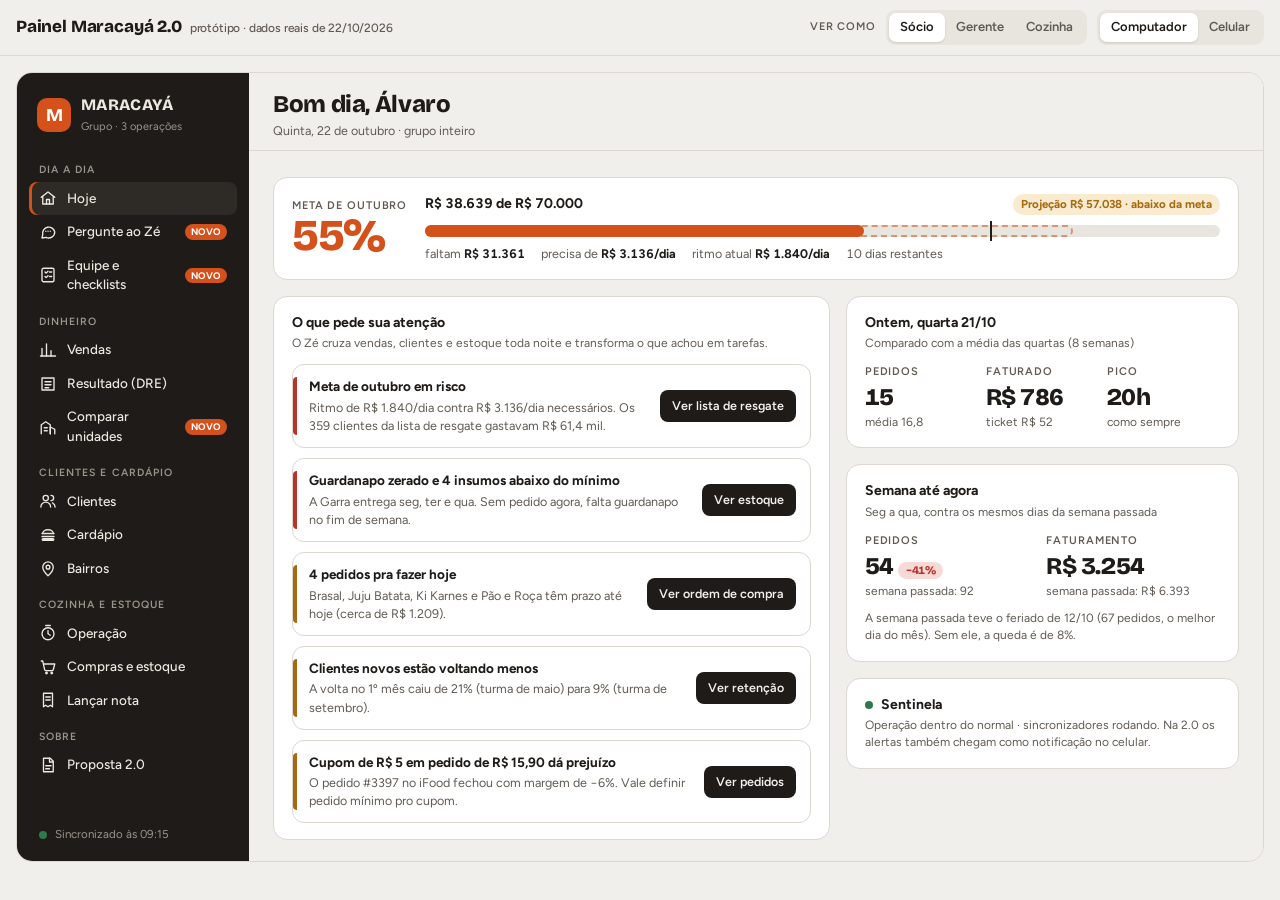
<file: painel/v2/prototipo.html>
<!doctype html>
<html lang="pt-BR">
<head>
<meta charset="utf-8">
<meta name="viewport" content="width=device-width,initial-scale=1,viewport-fit=cover">
<style>[hidden]{display:none!important}body{margin:0}</style>
</head>
<body>
<title>Painel Maracayá 2.0</title>
<meta name="claude:viewport-fit-sides" content="cover">
<link rel="preconnect" href="https://fonts.googleapis.com">
<link rel="stylesheet" href="https://fonts.googleapis.com/css2?family=Bricolage+Grotesque:opsz,wght@12..96,600;12..96,800&family=Figtree:wght@400;500;600;700&family=IBM+Plex+Mono:wght@500&display=swap">
<style>
/* Layout: barra do protótipo; palco com app (sidebar carvão + conteúdo) que vira app de celular com nav inferior quando estreito */
:root{
  --bg:#F1EFEB; --surface:#FFFFFF; --surface-2:#E8E5DF; --ink:#1E1B18; --ink-2:#605A53; --line:#DCD7CF;
  --brasa:#D4511C; --brasa-ink:#B8410F; --brasa-soft:#FADFD1;
  --side-bg:#1E1B18; --side-fg:#EDE7DF; --side-dim:#9C948A; --side-hi:#2E2A26;
  --ok:#2E7A4C; --ok-soft:#DCEFE3; --warn:#A86A10; --warn-soft:#F8EBCF; --bad:#B8342A; --bad-soft:#F7DAD6;
  --c-gc:#D4511C; --c-sob:#E6A23C; --c-chomp:#5B6B7A;
  --f-display:"Bricolage Grotesque","Arial Narrow",system-ui,sans-serif;
  --f-body:"Figtree",system-ui,-apple-system,"Segoe UI",sans-serif;
  --f-mono:"IBM Plex Mono",ui-monospace,Menlo,monospace;
}
@media (prefers-color-scheme: dark){:root:not([data-theme="light"]){
  --bg:#141210; --surface:#1D1A17; --surface-2:#292521; --ink:#F2ECE5; --ink-2:#A69D93; --line:#35302B;
  --brasa:#F0743E; --brasa-ink:#F59266; --brasa-soft:#3B2218;
  --side-bg:#0E0C0B; --side-fg:#EDE7DF; --side-dim:#8A8279; --side-hi:#221F1C;
  --ok:#5DBB83; --ok-soft:#1D3326; --warn:#E3A84A; --warn-soft:#3A2D14; --bad:#EE6B5F; --bad-soft:#3D1E1B;
  --c-gc:#F0743E; --c-sob:#E9B45A; --c-chomp:#8EA0B2; color-scheme:dark}}
:root[data-theme="dark"]{
  --bg:#141210; --surface:#1D1A17; --surface-2:#292521; --ink:#F2ECE5; --ink-2:#A69D93; --line:#35302B;
  --brasa:#F0743E; --brasa-ink:#F59266; --brasa-soft:#3B2218;
  --side-bg:#0E0C0B; --side-fg:#EDE7DF; --side-dim:#8A8279; --side-hi:#221F1C;
  --ok:#5DBB83; --ok-soft:#1D3326; --warn:#E3A84A; --warn-soft:#3A2D14; --bad:#EE6B5F; --bad-soft:#3D1E1B;
  --c-gc:#F0743E; --c-sob:#E9B45A; --c-chomp:#8EA0B2; color-scheme:dark}
html,body{height:100%}
body{background:var(--bg);color:var(--ink);font-family:var(--f-body);font-size:14px;line-height:1.45}
*{box-sizing:border-box}
button,select,input{font:inherit;color:inherit}
:focus-visible{outline:2px solid var(--brasa);outline-offset:2px}
.num{font-variant-numeric:tabular-nums}

.proto{display:flex;flex-wrap:wrap;gap:10px 16px;align-items:center;justify-content:space-between;padding-block:10px;padding-left:max(16px,env(safe-area-inset-left,0px));padding-right:max(16px,env(safe-area-inset-right,0px));border-bottom:1px solid var(--line)}
.proto h1{font-family:var(--f-display);font-weight:800;font-size:17px;margin:0;letter-spacing:-.01em;display:flex;gap:8px;align-items:baseline;flex-wrap:wrap}
.proto h1 small{font-family:var(--f-body);font-weight:500;font-size:12px;color:var(--ink-2)}
.ctrls{display:flex;gap:10px;flex-wrap:wrap;align-items:center}
.seg{display:inline-flex;background:var(--surface-2);border-radius:9px;padding:3px}
.seg button{border:0;background:transparent;padding:5px 11px;border-radius:7px;cursor:pointer;font-size:13px;font-weight:600;color:var(--ink-2)}
.seg button[aria-pressed="true"]{background:var(--surface);color:var(--ink);box-shadow:0 1px 2px rgba(0,0,0,.12)}
.lbl{font-size:11px;text-transform:uppercase;letter-spacing:.08em;color:var(--ink-2);font-weight:600}

.stage{display:flex;justify-content:center;padding-block:16px;padding-left:max(16px,env(safe-area-inset-left,0px));padding-right:max(16px,env(safe-area-inset-right,0px))}
.device{container-type:inline-size;container-name:dev;width:100%;max-width:1360px;height:calc(100dvh - 110px);min-height:560px;border:1px solid var(--line);border-radius:16px;overflow:hidden;background:var(--bg);transition:max-width .3s ease}
.stage.phone .device{max-width:392px;height:min(820px,calc(100dvh - 110px));border:10px solid var(--ink);border-radius:46px;box-shadow:0 20px 60px rgba(0,0,0,.25)}
@media (max-width:760px){.stage{padding:0}.device,.stage.phone .device{max-width:none;border:0;border-radius:0;box-shadow:none;height:calc(100dvh - 92px)}.devseg{display:none!important}}
@media (prefers-reduced-motion:reduce){.device{transition:none}}

.app{display:grid;grid-template-columns:232px 1fr;grid-template-rows:1fr;height:100%;background:var(--bg)}
.side{background:var(--side-bg);color:var(--side-fg);display:flex;flex-direction:column;padding:18px 12px;gap:2px;overflow:auto}
.brand{display:flex;align-items:center;gap:10px;padding:2px 8px 12px}
.brand-mark{width:34px;height:34px;border-radius:10px;background:var(--brasa);display:grid;place-items:center;font-family:var(--f-display);font-weight:800;color:#fff;font-size:18px}
.brand b{font-family:var(--f-display);font-weight:800;font-size:16px;letter-spacing:.02em;display:block}
.brand span{font-size:11px;color:var(--side-dim)}
.navgrp{font-size:10.5px;text-transform:uppercase;letter-spacing:.1em;color:var(--side-dim);padding:12px 10px 4px;font-weight:600}
.nav a{display:flex;align-items:center;gap:10px;padding:7px 10px;border-radius:8px;color:var(--side-fg);text-decoration:none;font-weight:500;font-size:13.5px}
.nav a:hover{background:var(--side-hi)}
.nav a[aria-current="page"]{background:var(--side-hi);box-shadow:inset 3px 0 0 var(--brasa)}
.nav svg,.bnav svg{width:18px;height:18px;flex:none;stroke:currentColor;fill:none;stroke-width:1.8;stroke-linecap:round;stroke-linejoin:round}
.tag-new{margin-left:auto;font-size:9.5px;font-weight:700;letter-spacing:.06em;background:var(--brasa);color:#fff;padding:1px 6px;border-radius:99px}
.side-foot{margin-top:auto;padding:12px 10px 0;font-size:11.5px;color:var(--side-dim);display:flex;gap:8px;align-items:center}
.dot{width:8px;height:8px;border-radius:50%;background:var(--ok);flex:none;display:inline-block}

.main{overflow:auto;min-width:0;display:flex;flex-direction:column}
.top{position:sticky;top:0;z-index:5;background:var(--bg);display:flex;flex-wrap:wrap;gap:10px;align-items:center;justify-content:space-between;padding:14px 24px 10px;border-bottom:1px solid var(--line)}
.top h2{font-family:var(--f-display);font-weight:800;font-size:24px;margin:0;letter-spacing:-.015em;text-wrap:balance}
.top .sub{color:var(--ink-2);font-size:12.5px}
.filters{display:flex;gap:6px;flex-wrap:wrap;align-items:center}
.filters select{border:1px solid var(--line);background:var(--surface);border-radius:8px;padding:5px 8px;font-size:12.5px;font-weight:600}
.chip{border:1px solid var(--line);background:var(--surface);padding:5px 10px;border-radius:99px;font-size:12.5px;font-weight:600;cursor:pointer}
.chip[aria-pressed="true"]{background:var(--ink);color:var(--bg);border-color:var(--ink)}
.jump{display:flex;gap:6px;overflow-x:auto;padding:10px 24px 0;scrollbar-width:none}
.jump::-webkit-scrollbar{display:none}
.jump a{flex:none;font-size:12px;font-weight:600;color:var(--ink-2);text-decoration:none;border:1px solid var(--line);border-radius:99px;padding:4px 10px;background:var(--surface)}
.jump a:hover{color:var(--ink);border-color:var(--ink-2)}
.content{padding:16px 24px 32px;display:grid;gap:16px;align-content:start}
.bnav{display:none}

.g{display:grid;gap:16px;grid-template-columns:repeat(12,1fr)}
.s12{grid-column:span 12}.s9{grid-column:span 9}.s8{grid-column:span 8}.s7{grid-column:span 7}.s6{grid-column:span 6}.s5{grid-column:span 5}.s4{grid-column:span 4}.s3{grid-column:span 3}.s2{grid-column:span 2}
.card{background:var(--surface);border:1px solid var(--line);border-radius:14px;padding:16px 18px;min-width:0;scroll-margin-top:90px}
.card h3{margin:0 0 2px;font-size:14px;font-weight:700;display:flex;gap:8px;align-items:center;flex-wrap:wrap}
.card .hint{color:var(--ink-2);font-size:12px;margin:0 0 12px}
.sec{grid-column:span 12;font-family:var(--f-display);font-weight:800;font-size:16px;margin:8px 0 -6px;display:flex;align-items:center;gap:10px;scroll-margin-top:90px}
.sec::after{content:"";flex:1;height:1px;background:var(--line)}
.kpi .k-l{font-size:11px;text-transform:uppercase;letter-spacing:.08em;color:var(--ink-2);font-weight:600}
.kpi .k-v{font-family:var(--f-display);font-weight:800;font-size:24px;letter-spacing:-.02em;margin-top:4px;font-variant-numeric:tabular-nums;line-height:1.15}
.kpi .k-s{font-size:12px;color:var(--ink-2);margin-top:2px}
.up{color:var(--ok)}.down{color:var(--bad)}
.ex{display:inline-block;font-size:10px;font-weight:700;letter-spacing:.06em;text-transform:uppercase;color:var(--ink-2);border:1px dashed var(--ink-2);border-radius:5px;padding:0 5px;vertical-align:1px}
.pill{display:inline-flex;align-items:center;gap:5px;font-size:11.5px;font-weight:700;padding:2px 8px;border-radius:99px;white-space:nowrap}
.p-ok{background:var(--ok-soft);color:var(--ok)}.p-warn{background:var(--warn-soft);color:var(--warn)}.p-bad{background:var(--bad-soft);color:var(--bad)}.p-new{background:var(--brasa-soft);color:var(--brasa-ink)}.p-n{background:var(--surface-2);color:var(--ink-2)}
.ze-note{display:flex;gap:10px;align-items:flex-start;background:var(--brasa-soft);border-radius:12px;padding:12px 14px;font-size:13px;color:var(--ink)}
.ze-note b{color:var(--brasa-ink)}
.ze-note .zi{width:26px;height:26px;border-radius:50%;background:var(--brasa);color:#fff;display:grid;place-items:center;font-weight:800;font-size:12px;flex:none;font-family:var(--f-display)}
.ze-list{display:grid;gap:8px;margin:0;padding:0;list-style:none}

.goal{display:grid;grid-template-columns:auto 1fr;gap:18px;align-items:center}
.goal-big{font-family:var(--f-display);font-weight:800;font-size:44px;line-height:1;letter-spacing:-.03em;color:var(--brasa)}
.track{position:relative;height:12px;background:var(--surface-2);border-radius:99px;margin:10px 0 8px}
.track i{position:absolute;inset:0 auto 0 0;background:var(--brasa);border-radius:99px}
.track b{position:absolute;top:-4px;bottom:-4px;width:2px;background:var(--ink)}
.track u{position:absolute;inset:0 auto 0 0;border-radius:99px;border:2px dashed var(--brasa);opacity:.55}
.goal-meta{display:flex;flex-wrap:wrap;gap:6px 16px;font-size:12.5px;color:var(--ink-2)}
.goal-meta strong{color:var(--ink)}

.actions{display:grid;gap:10px}
.act{display:grid;grid-template-columns:4px 1fr auto;gap:12px;align-items:center;padding:12px 14px 12px 0;border:1px solid var(--line);border-radius:12px;background:var(--surface)}
.act::before{content:"";align-self:stretch;border-radius:12px 0 0 12px;background:var(--sev,var(--warn))}
.act.bad{--sev:var(--bad)}.act.ok{--sev:var(--ok)}
.act h4{margin:0;font-size:13.5px}
.act p{margin:2px 0 0;font-size:12.5px;color:var(--ink-2)}
.btn{border:0;background:var(--ink);color:var(--bg);padding:7px 12px;border-radius:8px;font-weight:600;font-size:12.5px;cursor:pointer;white-space:nowrap;text-decoration:none;display:inline-block}
.btn.ghost{background:transparent;color:var(--ink);border:1px solid var(--line)}
.btn.brasa{background:var(--brasa);color:#fff}

.tw{overflow-x:auto}
table{width:100%;border-collapse:collapse;font-size:13px}
th{text-align:left;font-size:10.5px;text-transform:uppercase;letter-spacing:.08em;color:var(--ink-2);font-weight:600;padding:6px 8px;border-bottom:1px solid var(--line);white-space:nowrap}
td{padding:7px 8px;border-bottom:1px solid var(--line);font-variant-numeric:tabular-nums;white-space:nowrap}
td.r,th.r{text-align:right}
td.wrap{white-space:normal}
tr:last-child td{border-bottom:0}
tr.tot td{font-weight:700;border-top:2px solid var(--ink)}
tr.clk{cursor:pointer}tr.clk:hover td{background:var(--surface-2)}
tr.det td{background:var(--surface-2);white-space:normal}
.cin{width:84px;border:1px solid var(--line);background:var(--surface);border-radius:6px;padding:3px 6px;text-align:right;font-variant-numeric:tabular-nums}
details.more{border-top:1px solid var(--line);margin-top:12px;padding-top:8px}
details.more summary{cursor:pointer;font-weight:600;font-size:12.5px;color:var(--brasa-ink);list-style:none}
details.more summary::-webkit-details-marker{display:none}
details.more summary::before{content:"+ "}
details.more[open] summary::before{content:"− "}
details.more[open] summary{margin-bottom:8px}

.hbars{display:grid;gap:7px}
.hb{display:grid;grid-template-columns:minmax(90px,1.2fr) 2fr auto;gap:10px;align-items:center;font-size:12.5px}
.hb span:first-child{overflow:hidden;text-overflow:ellipsis;white-space:nowrap}
.hb .b{height:10px;background:var(--surface-2);border-radius:99px;position:relative}
.hb .b i{position:absolute;inset:0 auto 0 0;border-radius:99px;background:var(--brasa)}
.hb .v{font-variant-numeric:tabular-nums;font-weight:600;text-align:right;min-width:52px}

svg.chart{width:100%;height:auto;display:block}
svg.chart text{fill:var(--ink-2);font-family:var(--f-body);font-size:11px}
svg.chart .grid{stroke:var(--line);stroke-width:1}
.legend{display:flex;gap:14px;flex-wrap:wrap;font-size:12px;color:var(--ink-2);margin-top:8px}
.legend i{display:inline-block;width:10px;height:10px;border-radius:3px;margin-right:5px;vertical-align:-1px}

.heat{display:grid;grid-template-columns:34px repeat(7,1fr);gap:3px;font-size:11px}
.heat div{border-radius:4px;min-height:24px;display:grid;place-items:center;color:var(--ink-2)}
.heat .c{color:var(--ink);font-weight:600;font-size:10.5px}

.list{display:grid}
.li{display:grid;grid-template-columns:36px 1fr auto;gap:10px;align-items:center;padding:9px 0;border-bottom:1px solid var(--line)}
.li:last-child{border-bottom:0}
.av{width:36px;height:36px;border-radius:50%;background:var(--surface-2);display:grid;place-items:center;font-weight:700;font-size:13px}
.li small{display:block;color:var(--ink-2);font-size:12px}
.check{display:flex;gap:10px;align-items:flex-start;padding:9px 0;border-bottom:1px solid var(--line);cursor:pointer}
.check:last-child{border-bottom:0}
.check input{width:18px;height:18px;accent-color:var(--brasa);margin:1px 0 0;flex:none}
.check input:checked + span{text-decoration:line-through;color:var(--ink-2)}
.rfv{display:grid;grid-template-columns:repeat(4,1fr);gap:6px}
.rfv div{border-radius:10px;padding:10px;min-height:72px;display:flex;flex-direction:column;justify-content:space-between}
.rfv b{font-size:12px}.rfv span{font-family:var(--f-display);font-weight:800;font-size:20px}
.cal{display:grid;grid-template-columns:repeat(7,1fr);gap:4px;font-size:11px}
.cal div{border-radius:6px;padding:4px;min-height:44px;background:var(--surface-2);display:flex;flex-direction:column;gap:2px;min-width:0}
.cal .h{background:none;min-height:0;text-align:center;font-weight:600;color:var(--ink-2)}
.cal .e{background:none}
.cal .on{background:var(--brasa-soft)}
.cal .on b{color:var(--brasa-ink)}
.cal .big{background:var(--brasa);color:#fff}.cal .big b{color:#fff}
form.nf{display:grid;gap:10px;grid-template-columns:1fr 1fr}
form.nf label{display:grid;gap:4px;font-size:12px;font-weight:600;color:var(--ink-2)}
form.nf input,form.nf select{border:1px solid var(--line);background:var(--surface);border-radius:8px;padding:8px 10px;color:var(--ink)}

.chat{display:flex;flex-direction:column;gap:12px;max-width:760px;width:100%}
.msg{max-width:85%;padding:11px 14px;border-radius:14px;font-size:13.5px;line-height:1.5}
.msg.me{align-self:flex-end;background:var(--ink);color:var(--bg);border-bottom-right-radius:4px}
.msg.ze{align-self:flex-start;background:var(--surface);border:1px solid var(--line);border-bottom-left-radius:4px}
.msg.ze b.who{display:block;font-size:11px;color:var(--brasa-ink);letter-spacing:.06em;text-transform:uppercase;margin-bottom:3px}
.ask{display:flex;gap:8px;max-width:760px;width:100%;position:sticky;bottom:0;background:var(--bg);padding-top:8px}
.ask input{flex:1;min-width:0;border:1px solid var(--line);background:var(--surface);border-radius:10px;padding:10px 12px}

.prop-hero{background:var(--side-bg);color:var(--side-fg);border-radius:16px;padding:26px 26px 22px}
.prop-hero h3{font-family:var(--f-display);font-weight:800;font-size:30px;line-height:1.05;margin:0 0 8px;letter-spacing:-.02em;text-wrap:balance;max-width:24ch}
.prop-hero p{margin:0;color:var(--side-dim);max-width:64ch}
.phase{display:grid;grid-template-columns:auto 1fr;gap:4px 14px;padding:14px 0;border-bottom:1px solid var(--line)}
.phase:last-child{border-bottom:0}
.phase .n{font-family:var(--f-display);font-weight:800;font-size:22px;color:var(--brasa);grid-row:span 2;line-height:1}
.phase h4{margin:0;font-size:14px}
.phase ul{margin:0;padding-left:18px;color:var(--ink-2);font-size:13px}
.compare{display:grid;grid-template-columns:repeat(3,1fr);gap:12px}

.sheet{position:absolute;inset:auto 0 0 0;background:var(--surface);border-top:1px solid var(--line);border-radius:18px 18px 0 0;padding:14px 16px 20px;z-index:20;box-shadow:0 -10px 40px rgba(0,0,0,.2)}
.sheet .grid3{display:grid;grid-template-columns:repeat(3,1fr);gap:8px}
.sheet a{display:flex;flex-direction:column;align-items:center;gap:6px;padding:12px 4px;border-radius:12px;background:var(--surface-2);text-decoration:none;color:var(--ink);font-size:12px;font-weight:600;text-align:center}
.sheet svg{width:20px;height:20px;stroke:currentColor;fill:none;stroke-width:1.8;stroke-linecap:round;stroke-linejoin:round}
.toast{position:fixed;left:50%;bottom:calc(24px + env(safe-area-inset-bottom,0px));transform:translateX(-50%);background:var(--ink);color:var(--bg);padding:10px 16px;border-radius:10px;font-weight:600;font-size:13px;z-index:50;max-width:calc(100% - 32px)}

.rfv-wrap{display:grid;grid-template-columns:20px 1fr;gap:6px;overflow-x:auto}
.rfv-y{writing-mode:vertical-rl;transform:rotate(180deg);font-size:11px;color:var(--ink-2);text-align:center}
.rfv-grid{display:grid;grid-template-columns:repeat(5,minmax(92px,1fr));grid-template-rows:repeat(5,minmax(62px,auto));gap:4px;min-width:500px}
.rfv-cell{border:0;border-radius:6px;color:#fff;text-align:left;padding:10px 12px;display:flex;flex-direction:column;gap:2px;cursor:pointer;align-items:flex-start;justify-content:flex-start;min-width:0}
.rfv-cell b{font-size:13px;line-height:1.2}.rfv-cell span{font-family:var(--f-mono);font-size:12px}.rfv-cell small{font-family:var(--f-mono);font-size:10.5px;opacity:.85}
.rfv-cell:hover{filter:brightness(1.1)}.rfv-cell.sel{outline:3px solid var(--ink);outline-offset:2px}
.rfv-x{font-size:11px;color:var(--ink-2);text-align:center;margin-top:6px}
.rfv-panel{margin-top:14px;border-top:1px solid var(--line);padding-top:12px}
.modal-bg{position:absolute;inset:0;background:rgba(20,16,12,.5);z-index:30;display:grid;grid-template-columns:minmax(0,1fr);place-items:center;padding:16px}
.modal{background:var(--surface);color:var(--ink);border-radius:16px;width:100%;max-width:580px;min-width:0;max-height:100%;overflow:auto;padding:18px 20px 20px;box-shadow:0 20px 60px rgba(0,0,0,.3)}
.m-head{display:flex;justify-content:space-between;align-items:flex-start;gap:10px;margin-bottom:6px}
.m-head h3{margin:2px 0 0;font-family:var(--f-display);font-weight:800;font-size:21px;letter-spacing:-.01em}
.modal .hint{color:var(--ink-2);font-size:12.5px;margin:0 0 12px}
.mform{display:grid;gap:12px;min-width:0}
.mform input,.mform select{min-width:0;width:100%}
.mform label{display:grid;gap:4px;font-size:12.5px;font-weight:600;color:var(--ink-2)}
.mform label small{font-weight:500}
.mform input:not([type=checkbox]):not(.cin),.mform select{border:1px solid var(--line);background:var(--surface);border-radius:8px;padding:10px 12px;color:var(--ink);font-size:15px}
.mform .chk{display:flex;gap:8px;align-items:center;color:var(--ink)}
.mform .chk input{width:18px;height:18px;accent-color:var(--brasa)}
.m-prev{background:var(--surface-2);border-radius:8px;padding:9px 12px;font-size:13px}
.m-foot{display:flex;justify-content:flex-end;gap:8px;margin-top:6px;flex-wrap:wrap}
.stepper{display:grid;grid-template-columns:48px 1fr 48px;gap:6px}
.stepper button{border:1px solid var(--line);background:var(--surface-2);border-radius:8px;font-size:22px;font-weight:700;cursor:pointer;color:var(--ink)}
.stepper input{text-align:center;font-size:20px!important;font-weight:700}
.conf{display:grid;border:1px solid var(--line);border-radius:10px;overflow:hidden}
.conf-h,.conf-r{display:grid;grid-template-columns:1fr 92px 124px;gap:8px;align-items:center;padding:8px 10px}
.conf-h{background:var(--surface-2);font-size:10.5px;text-transform:uppercase;letter-spacing:.08em;color:var(--ink-2);font-weight:600}
.conf-r{border-top:1px solid var(--line);font-size:13px;color:var(--ink)}
.conf-r small{display:block;color:var(--ink-2);font-size:11.5px;font-weight:500}
.conf-r .cin{width:100%;padding:7px 8px;font-size:14px;min-width:0}
.inu{display:flex;align-items:center;gap:4px}.inu small{display:inline!important;flex:none;font-size:11px!important}
.cin.diff{border-color:var(--warn);background:var(--warn-soft)}
.ib{border:1px solid var(--line);background:var(--surface);border-radius:8px;width:32px;height:32px;display:inline-grid;place-items:center;cursor:pointer;color:var(--ink);flex:none}
.ib svg{width:16px;height:16px;stroke:currentColor;fill:none;stroke-width:1.8;stroke-linecap:round;stroke-linejoin:round}
.ib:hover{border-color:var(--brasa);color:var(--brasa-ink)}
.row-act{display:inline-flex;gap:4px}
.stock-bar{display:flex;justify-content:space-between;align-items:center;gap:14px;flex-wrap:wrap}
.stock-acts{display:flex;gap:10px;flex-wrap:wrap}
.sa{display:flex;gap:10px;align-items:center;border:1px solid var(--line);background:var(--surface-2);border-radius:12px;padding:10px 14px;cursor:pointer;text-align:left;color:var(--ink)}
.sa:hover{border-color:var(--brasa)}
.sa svg{width:26px;height:26px;stroke:var(--brasa-ink);fill:none;stroke-width:1.8;stroke-linecap:round;stroke-linejoin:round;flex:none}
.sa b{display:block;font-size:13.5px}.sa small{color:var(--ink-2);font-size:11.5px}
.hist-days{display:grid;grid-template-columns:repeat(5,1fr);gap:6px;margin-bottom:12px}
.hist-days div{background:var(--surface-2);border-radius:8px;padding:8px;font-size:11.5px;display:grid;gap:2px}
.hist-days span{font-weight:700;font-size:15px}.hist-days small{color:var(--ok);font-weight:600}
.cdiff{font-weight:700!important}
.alert-card{padding:0;border:0;background:none}

@container dev (max-width:760px){
  .rfv-grid{min-width:0;grid-template-columns:repeat(5,minmax(0,1fr));grid-template-rows:repeat(5,minmax(56px,auto));gap:3px}.rfv-wrap{grid-template-columns:14px 1fr;gap:4px}
  .rfv-cell{padding:5px 4px;overflow:hidden}.rfv-cell small{display:none}.rfv-cell b{font-size:9.5px;letter-spacing:-.01em}.rfv-cell span{font-size:9.5px;white-space:normal}
  .modal-bg{place-items:end stretch;padding:0}
  .modal{border-radius:18px 18px 0 0;max-height:94%;padding:16px 16px calc(18px + env(safe-area-inset-bottom,0px))}
  .stock-acts{width:100%}.sa{flex:1;min-width:0}
  .hist-days{grid-template-columns:repeat(3,1fr)}
  .conf-h,.conf-r{grid-template-columns:1fr 66px 104px}

  .app{grid-template-columns:1fr;grid-template-rows:1fr auto;position:relative}
  .side{display:none}
  .top{padding:12px 16px 10px}
  .top h2{font-size:21px}
  .jump{padding:10px 16px 0}
  .content{padding:12px 16px 24px;gap:12px}
  .g{gap:12px}
  .s9,.s8,.s7,.s6,.s5,.s4{grid-column:span 12}
  .s3,.s2{grid-column:span 6}
  .kpi .k-v{font-size:20px}
  .goal{grid-template-columns:1fr;gap:6px}
  .goal-big{font-size:38px}
  .compare{grid-template-columns:1fr}
  .act{grid-template-columns:4px 1fr;row-gap:8px}
  .act .btn{grid-column:2;justify-self:start}
  .hide-m{display:none}
  .rfv{grid-template-columns:repeat(2,1fr)}
  form.nf{grid-template-columns:1fr}
  .bnav{display:grid;grid-template-columns:repeat(5,1fr);background:var(--surface);border-top:1px solid var(--line);padding:6px 4px calc(8px + env(safe-area-inset-bottom,0px))}
  .bnav a{display:flex;flex-direction:column;align-items:center;gap:3px;font-size:10.5px;font-weight:600;color:var(--ink-2);text-decoration:none;padding:4px 0;cursor:pointer}
  .bnav a[aria-current="page"]{color:var(--brasa-ink)}
  .bnav a.ze-btn span.z{width:42px;height:42px;border-radius:50%;background:var(--brasa);color:#fff;display:grid;place-items:center;margin-top:-18px;box-shadow:0 4px 12px rgba(212,81,28,.4)}
  .bnav a.ze-btn svg{width:20px;height:20px}
  .prop-hero h3{font-size:24px}
}
</style>

<header class="proto">
  <h1>Painel Maracayá 2.0 <small>protótipo · dados reais de 22/10/2026</small></h1>
  <div class="ctrls">
    <span class="lbl">Ver como</span>
    <div class="seg" id="roleSeg" role="group" aria-label="Perfil">
      <button data-role="socio" aria-pressed="true">Sócio</button>
      <button data-role="gerente" aria-pressed="false">Gerente</button>
      <button data-role="cozinha" aria-pressed="false">Cozinha</button>
    </div>
    <div class="seg devseg" id="devSeg" role="group" aria-label="Aparelho">
      <button data-dev="desk" aria-pressed="true">Computador</button>
      <button data-dev="phone" aria-pressed="false">Celular</button>
    </div>
  </div>
</header>

<div class="stage" id="stage">
  <div class="device">
    <div class="app" id="app">
      <aside class="side">
        <div class="brand"><div class="brand-mark">M</div><div><b>MARACAYÁ</b><span>Grupo · 3 operações</span></div></div>
        <nav class="nav" id="nav"></nav>
        <div class="side-foot"><span class="dot"></span>Sincronizado às 09:15</div>
      </aside>
      <main class="main" id="main">
        <div class="top"><div><h2 id="ttl"></h2><div class="sub" id="sub"></div></div><div class="filters" id="filters"></div></div>
        <nav class="jump" id="jump" aria-label="Seções desta tela"></nav>
        <div class="content" id="content"></div>
      </main>
      <nav class="bnav" id="bnav"></nav>
    </div>
  </div>
</div>

<script>
(function(){
/* =================== DADOS REAIS (API do painel, 22/10/2026) =================== */
const META={meta:70000,real:38638.60,pct:55.2,falta:31361.40,nec:3136.14,ritmo:1839.93,proj:57037.93,rest:10,dia:22};
const K30={fat:53441.58,ped:795,ticket:67.22,canc:3,tot:798};
const CANAIS=[['iFood',349,23226.50,16.12,3743.71,19482.79],['99Food',205,13504.21,5.73,773.71,12730.50],['Balcão (portal)',178,12453.28,4.04,503.53,11949.75],['Catálogo/Link',26,2515.24,3.99,100.36,2414.88],['99Food · Quadra 8',35,1551.15,3.67,56.93,1494.22],['Site (Saipos)',2,191.20,3.99,7.63,183.57]];
const POR_DIA=[['23/09',945.63],['24/09',1455.24],['25/09',2321.73],['26/09',2196.71],['27/09',3622.13],['28/09',1580.13],['29/09',1237.38],['30/09',1444.03],['01/10',1384.33],['02/10',3587.08],['03/10',3020.84],['04/10',2307.72],['05/10',1572.34],['06/10',1096.58],['07/10',1403.96],['08/10',860.53],['09/10',2100.66],['10/10',2620.36],['11/10',2159.89],['12/10',4992],['13/10',878.04],['14/10',522.47],['15/10',537.86],['16/10',1630.6],['17/10',1909.78],['18/10',2799.12],['19/10',1646.66],['20/10',821.63],['21/10',786.15]];
const POR_HORA=[[15,4],[16,7],[17,17],[18,110],[19,209],[20,210],[21,151],[22,87]];
const DOW_N=['dom','seg','ter','qua','qui','sex','sáb'];
const DIA_SEM=[[0,153,10888.86],[1,141,9791.13],[2,68,4033.63],[3,81,5102.24],[4,65,4237.96],[5,141,9640.07],[6,146,9747.69]];
const TOP=[['Combo Fera c/ Refri',186,8246.88],['Ferinha',91,2619.61],['Duplo Fera',88,3920.08],['Selvagem',78,3066.53],['Combo Pai e Filho + Brinde',71,6172.07],['Fera',69,2323.62],['Combo Pai Selvagem + Brinde',65,5742.52],['Batata Frita',59,765],['Combo Selvagem c/ Refri',54,2633.80],['Combo Duplo Fera c/ Refri',51,2992.05]];
const PAG=[['iFood (online)',303],['Cartão de crédito',146],['Voucher 99Food',114],['99Food (online)',86],['Pago online',39],['Cartão de débito',35],['Pix',19],['Dinheiro',17]];
const TIPOS=[['Entrega',606],['Retirada',189]];
const MESES=[['jan',25759.67,96.30,0],['fev',31248.64,3258.77,0],['mar',33029.77,5385.88,0],['abr',42189.04,1566.44,0],['mai',36268.79,3988.32,0],['jun',37658.92,7108.21,0],['jul',43267.17,9827.46,3871.24],['ago',41766.59,7194.92,7454.55],['set',45288.58,5389.78,5000.58],['out*',32446.30,2268.11,3138.04]];
const DRE={vc:43018.16,desc:3891.92,rec:39126.24,canais:3750.43,imp:1565.05,cmv:13474.57,ent:3467.85,lucro:16868.35,margem:41.7,ped:586,entregas:445,cob:97.97,repasse:35074.96,comissao:2365.38,taxa:1385.04,promoIf:1692.32,impPct:4,custoEnt:11};
const CANC={motivos:[['Motivo não informado',1,48.25],['Loja fechada (CLOSED_STORE)',1,32.90]],n:2,tot:588,perdido:81.15};
const PEDIDOS=[["3473","21/10 22:09","99Food","Maracayá",57.9,6,1.85,16.95,7,29.78,51.4],["3472","21/10 21:24","iFood","Maracayá",45.81,7,6.96,15.11,9,12.9,28.2],["3471","21/10 21:04","iFood","Maracayá",59.91,6,9.11,19.6,7,21.8,36.4],["3470","21/10 20:56","Balcão","Maracayá",99.6,0,3.97,28.98,0,62.66,62.9],["3469","21/10 20:50","99Food","Chomp",47.9,4.5,5.8,12.21,8.5,15.16,31.6],["3468","21/10 20:45","iFood","Maracayá",69.91,5,10.63,27.1,6,23.38,33.4],["3467","21/10 20:38","iFood","Maracayá",59.91,5,9.11,19.6,6,22.8,38.1],["3466","21/10 20:33","iFood","Chomp",46.91,0,7.13,13.3,7.99,16.61,35.4],["3465","21/10 20:05","Balcão","Maracayá",26.9,0,1.07,8.92,0,15.83,58.9],["3464","21/10 19:45","iFood","Maracayá",36.91,9,5.61,9.92,12,7.9,21.4],["3463","21/10 19:39","iFood","Maracayá",47.91,5,7.28,14.32,6,18.39,38.4],["3462","21/10 19:21","iFood","Chomp",46.91,9.99,7.13,13.3,3.99,11.02,23.5],["3461","21/10 19:20","Balcão","Maracayá",21.9,0,0.87,8.46,0,11.69,53.4],["3460","21/10 18:48","iFood","Maracayá",113.72,8,17.29,35.84,11,45.05,39.6],["3459","21/10 18:34","iFood","Maracayá",52.91,5,8.04,15.32,6,21.43,40.5],["3458","20/10 22:17","99Food","Maracayá",93.8,6,3,30.4,7,49.65,52.9],["3457","20/10 22:08","iFood","Chomp",61.4,0,9.33,18.14,5.99,25.48,41.5],["3456","20/10 21:56","Balcão","Maracayá",39.9,0,1.59,14.32,0,22.39,56.1],["3455","20/10 21:55","Balcão","Maracayá",38.8,0,1.55,12.84,0,22.86,58.9],["3454","20/10 21:54","Balcão","Maracayá",39.8,0,1.59,12.57,0,24.05,60.4],["3453","20/10 21:26","iFood","Maracayá",36.91,6,5.61,9.92,7,12.9,34.9],["3452","20/10 20:22","iFood","Maracayá",36.91,9,5.61,9.92,12,7.9,21.4],["3451","20/10 20:21","Balcão","Maracayá",135.7,0,5.41,48.66,0,76.2,56.2],["3450","20/10 20:10","iFood","Maracayá",96.91,5,14.73,41.42,6,30.88,31.9],["3397","18/10 19:41","iFood","Maracayá",15.9,5,2.42,9,0,-0.95,-6.0],["3342","16/10 19:27","Balcão","Maracayá",44.9,44.9,0,15.32,11,-26.32,-58.6]];
const CLI={resgate:[359,61438.52]};
const FREQ=[['1 pedido',1930],['2 a 3',471],['4 a 6',98],['7 ou mais',54]];
const RECEN=[['Últimos 30 dias',639],['30 a 60 dias',532],['60 a 90 dias',467],['90 a 180 dias',833],['Mais de 180 dias',82]];
const NOVOS=[['20/07',124],['27/07',117],['03/08',101],['10/08',83],['17/08',106],['24/08',108],['31/08',125],['07/09',129],['14/09',88],['21/09',83],['28/09',105],['05/10',97],['12/10',102],['19/10*',28]];
const CICLOS=[['1º → 2º',31.4,623],['2º → 3º',25.2,271],['3º → 4º',19.5,152],['4º → 5º',17.2,98],['5º → 6º',16,71],['6º → 7º',10.1,54],['7º → 8º',13.6,47]];
const TOPCLI=[['Porta',35,2171.89,'14/10'],['Isaias B.',13,2153.48,'16/10'],['Karina F.',26,2124.12,'20/10'],['Flavia R.',14,1760.53,'11/10'],['Familia P.',11,1616.80,'05/10'],['Ana L.',14,1616.20,'09/10'],['Marcela R.',16,1612.91,'12/10'],['Gabriel F.',22,1522.56,'05/10']];
const SUMIDOS=[['Fernando',8,788.70,171],['Guga G.',12,779.96,30],['Daniella P.',8,692.16,67],['Igor M.',5,606.83,164],['Sávia B.',6,590.10,46],['Lucas G.',5,542.99,45],['João F.',6,529.77,33]];
const RISCO=[['Casal P.',13,1065.90,27,7.3],['Gabriel F.',22,1522.56,16,4.8],['Pedro H.',22,1139.35,19,6.3],['Marcos C.',3,310.04,21,7.4],['Joao V.',3,152.54,20,3.5],['Ailane V.',4,164.61,24,1.3]];
const RFV=[['Campeões',240,9.4,'ok'],['Fiéis',227,8.9,'ok'],['Em potencial',548,21.5,'ok'],['Precisam de atenção',199,7.8,'warn'],['Quase dormentes',188,7.4,'warn'],['Não posso perder',160,6.3,'bad'],['Em risco',389,15.2,'bad'],['Hibernando',246,9.6,'n'],['Perdidos',351,13.8,'n'],['Novos',4,0.2,'n'],['Promissores',1,0.04,'n']];
const COH=[['fev',34,[14.7,5.9,17.6,5.9,5.9]],['mar',53,[11.3,5.7,3.8,1.9,1.9]],['abr',16,[6.2,6.2,null,6.2,6.2]],['mai',249,[21.3,20.9,15.7,15.3,13.7]],['jun',447,[18.6,12.8,13.0,10.5]],['jul',536,[15.9,8.6,6.9]],['ago',474,[9.7,7.4]],['set',442,[8.8]],['out',300,[]]];
const OP_DIAS=[[1,34.8,65.67,19,20],[2,16.8,62.99,18,19],[3,16.8,65.18,18,20],[4,17.3,63.98,19,19],[5,35.4,66.71,19,20],[6,34.8,68.36,19,20],[0,39.2,68.46,19,19]];
const HEAT=[[0,17,15],[0,18,46],[0,19,94],[0,20,73],[0,21,74],[0,22,38],[1,17,4],[1,18,43],[1,19,81],[1,20,87],[1,21,57],[1,22,35],[2,17,3],[2,18,20],[2,19,33],[2,20,27],[2,21,27],[2,22,29],[3,17,4],[3,18,27],[3,19,21],[3,20,42],[3,21,36],[3,22,19],[4,17,1],[4,18,14],[4,19,38],[4,20,37],[4,21,29],[4,22,16],[5,17,8],[5,18,25],[5,19,76],[5,20,89],[5,21,46],[5,22,29],[6,17,5],[6,18,35],[6,19,60],[6,20,89],[6,21,55],[6,22,25]];
const SEMANAS=[['27/07',145,10261.77],['03/08',186,12196.68],['10/08',163,11229.76],['17/08',191,12095.22],['24/08',194,12849.87],['31/08',200,13688.25],['07/09',237,15083.85],['14/09',175,11622.73],['21/09',177,12383.87],['28/09',224,14561.51],['05/10',178,11814.32],['12/10',194,13269.87],['19/10*',54,3254.44]];
const SVS={atual:54,fat:3254.44,ant:92,fatAnt:6392.51};
const TCANAL=[['Entrega',43,72,881],['Retirada',35,101,204]];
const THORA=[[15,49,18],[16,54,34],[17,63,39],[18,43,143],[19,40,252],[20,43,279],[21,41,205],[22,31,115]];
const PREV=[['23/10','sex',34,30,39,2271.37],['24/10','sáb',35,28,40,2428.61],['25/10','dom',39,36,46,2446],['26/10','seg',25,24,67,1609.28],['27/10','ter',16,15,20,1078.44],['28/10','qua',16,14,20,953.59],['29/10','qui',18,17,20,1216.80]];
const PROD=[["Combo Fera C/Refrigerante",577,25919.78,44.92,14.32],["FERINHA",313,8805.98,28.13,8.46],["DUPLO FERA",273,11956.59,43.8,14.2],["COMBO PAI SELVAGEM + BRINDE",223,19910.52,89.28,30.64],["FERA",208,7128.85,34.27,8.92],["SELVAGEM",204,7933.07,38.89,9.92],["COMBO DUPLO FERA C/REFRI",186,10782.55,57.97,19.6],["COMBO PAI E FILHO + BRINDE",177,15375.57,86.87,39.15],["BATATA FRITA",167,2158.7,12.93,2.75],["Combo Selvagem C/Refrigerante",158,7959.53,50.38,15.32],["Combo Ferinha C/Refrigerante",116,4838.67,41.71,13.86],["DUPLO SELVAGEM",109,5596.51,51.34,15.2],["Combo Duplo Colorado C/Refri",103,6177.7,59.98,17.48],["Combo Maracayá C/Refrigerante",102,5032.16,49.33,14.82],["MARACAYÁ",81,2890.02,35.68,9.42],["REFRIGERANTES",78,541.1,6.94,2.65],["COMBO DUPLO SELVAGEM C/REFRI",75,4585.49,61.14,20.6],["REI DA SELVA (COSTELA)",60,2808.14,46.8,11.84],["CRISPY FEROZ (FRANGO)",54,1821.01,33.72,6.19],["CERVEJAS",48,694.5,14.47,5],["Combo Duplo Texas C/Refri",48,2808.5,58.51,17.01],["Combo Hexa + Copo",47,2062.93,43.89,13.2],["COMBO CRISPY FEROZ C/REFRI",46,1986.01,43.17,13.61],["COMBO PANTERA C/REFRI",39,1856.97,47.61,15.59],["PANTERA",38,1406.63,37.02,10.19],["Combo Rei da Selva C/Refri",38,2461.25,64.77,17.24],["Batata Chips",35,328,9.37,3.5],["COMBO AMOR FEROZ",32,2755.33,86.1,29.4],["Detroit",30,850.85,28.36,8.49],["Combo Colorado C/Refri",27,1428.3,52.9,12.68],["Pudim",27,416.7,15.43,9],["Duplo Colorado",26,1286.53,49.48,13.3],["NUGGETS",26,619.5,23.83,1.25],["Combo Texas C/Refri",21,1013.4,48.26,12.21],["Texas",18,644.26,35.79,8.5],["Duplo Texas",15,743.21,49.55,13.3],["Combo Detroit C/Refri",11,511,46.45,12.2],["Combo Memphis C/Refri",9,454.5,50.5,11.99],["Colorado",9,338.13,37.57,8.5],["Portland",8,310.64,38.83,8.5],["HEXA",7,265.3,37.9,10.12],["Memphis",1,37.9,37.9,10.19]];
const QUEDAS=[['Combo Duplo Texas c/ Refri',67,5,15],['Batata Frita',66,15,44],['Combo Duplo Colorado c/ Refri',64,5,14],['Rei da Selva (costela)',64,4,11],['Combo Texas c/ Refri',57,3,7],['Combo Pai e Filho + Brinde',56,21,48],['Duplo Fera',48,28,54],['Selvagem',47,27,51]];
const BAIRROS=[['Sobradinho',398,24507.11,61.58,328,8.11],['Sobradinho II',211,13627.07,64.58,147,7.01],['Setor de Contagem',195,12222.02,62.68,118,5.86],['Vivendas Bela Vista',170,11784.80,69.32,82,6.89],['Solar de Atenas',145,10036.48,69.22,76,5.01],['Jardim Europa II',137,8852.64,64.62,97,4.91],['Mansões Colorado',71,4980.39,70.15,38,6.68],['Império dos Nobres',64,4413.19,68.96,48,8.12],['Setor Boa Vista',63,3911.09,62.08,33,7.95],['Jardim Europa',62,3910.48,63.07,31,4.51],['Lago Norte',51,3029.41,59.40,41,9.58],['Vivendas Colorado',49,3223.19,65.78,33,5.39],['Vivendas Friburgo',48,3120.41,65.01,25,5.26],['Mini-Chácaras',39,2662.51,68.27,27,10.13],['Taquari',39,2052.13,52.62,26,8.28]];
const PTS="-15.6625,-47.8375,29;-15.655,-47.8625,29;-15.655,-47.86,21;-15.66,-47.8375,13;-15.6725,-47.84,8;-15.6525,-47.7875,3;-15.6325,-47.855,3;-15.67,-47.8525,17;-15.6675,-47.855,10;-15.655,-47.87,9;-15.6725,-47.8425,44;-15.6675,-47.8525,14;-15.655,-47.8575,5;-15.675,-47.8275,13;-15.6625,-47.85,30;-15.6725,-47.855,7;-15.66,-47.86,16;-15.69,-47.8275,9;-15.6825,-47.8425,9;-15.665,-47.84,14;-15.665,-47.8475,8;-15.6925,-47.815,3;-15.6775,-47.845,10;-15.6625,-47.8475,4;-15.67,-47.845,55;-15.67,-47.8425,15;-15.6825,-47.8325,9;-15.6525,-47.86,6;-15.66,-47.845,4;-15.665,-47.85,10;-15.655,-47.8475,20;-15.6925,-47.845,24;-15.6675,-47.85,11;-15.6575,-47.845,12;-15.67,-47.85,33;-15.675,-47.83,1;-15.6875,-47.835,5;-15.67,-47.855,13;-15.66,-47.8025,3;-15.635,-47.835,10;-15.6525,-47.8625,2;-15.64,-47.8225,6;-15.6825,-47.835,31;-15.675,-47.845,14;-15.635,-47.8375,2;-15.6725,-47.85,8;-15.7025,-47.8725,11;-15.6575,-47.86,14;-15.67,-47.8475,32;-15.6675,-47.8475,21;-15.64,-47.825,6;-15.635,-47.8475,6;-15.645,-47.8875,3;-15.675,-47.8575,25;-15.66,-47.8575,10;-15.6675,-47.845,16;-15.665,-47.855,6;-15.6575,-47.8375,8;-15.6525,-47.8575,6;-15.705,-47.87,2;-15.6975,-47.875,2;-15.67,-47.8325,10;-15.64,-47.8475,13;-15.675,-47.8475,18;-15.6625,-47.8525,10;-15.645,-47.7975,1;-15.6625,-47.84,12;-15.66,-47.855,3;-15.665,-47.8425,2;-15.6375,-47.845,6;-15.635,-47.8525,8;-15.68,-47.8425,8;-15.665,-47.8375,18;-15.655,-47.8075,1;-15.675,-47.8325,3;-15.665,-47.82,3;-15.69,-47.8325,4;-15.6625,-47.855,8;-15.6725,-47.8475,21;-15.6625,-47.8575,10;-15.665,-47.8575,3;-15.6675,-47.8375,8;-15.655,-47.865,14;-15.6625,-47.835,20;-15.6575,-47.84,6;-15.655,-47.84,2;-15.67,-47.8175,2;-15.6475,-47.835,10;-15.64,-47.85,9;-15.6575,-47.8575,5;-15.6575,-47.8675,14;-15.655,-47.8425,8;-15.625,-47.8375,11;-15.6875,-47.85,3;-15.6925,-47.82,2;-15.645,-47.8275,6;-15.69,-47.86,2;-15.675,-47.825,2;-15.6725,-47.845,13;-15.6575,-47.8,3;-15.6675,-47.84,7;-15.6875,-47.83,6;-15.6575,-47.865,8;-15.6725,-47.825,2;-15.65,-47.8175,3;-15.68,-47.8325,13;-15.63,-47.84,2;-15.645,-47.8375,2;-15.665,-47.835,2;-15.6675,-47.8325,12;-15.65,-47.84,9;-15.67,-47.8375,4;-15.63,-47.8375,2;-15.6525,-47.8425,6;-15.675,-47.855,3;-15.685,-47.835,4;-15.69,-47.83,9;-15.68,-47.835,5;-15.6575,-47.87,3;-15.7,-47.8725,4;-15.69,-47.8225,4;-15.6325,-47.8425,11;-15.6625,-47.805,2;-15.6725,-47.8575,6;-15.635,-47.855,7;-15.6575,-47.8075,2;-15.6575,-47.855,7;-15.6575,-47.8025,4;-15.6425,-47.85,11;-15.67,-47.83,4;-15.645,-47.83,4;-15.6675,-47.835,8;-15.6575,-47.8725,6;-15.655,-47.8725,6;-15.665,-47.8525,4;-15.6925,-47.825,4;-15.6775,-47.8325,6;-15.7025,-47.8775,3;-15.6675,-47.82,4;-15.65,-47.8275,4;-15.6325,-47.8275,3;-15.6875,-47.8325,6;-15.655,-47.845,5;-15.6275,-47.8325,3;-15.6825,-47.8475,3;-15.665,-47.845,5;-15.685,-47.825,4;-15.66,-47.835,3";
const PEDIR=[['Brasal','24/10','hoje',true,7.10],['Juju Batata','23/10','hoje',true,300],['Ki Karnes','28/10','hoje',true,786],['Pão e Roça','23/10','hoje',true,116.10],['Raça Embalagens','24/10','amanhã',false,39.20],['Ambev','25/10','sáb',false,213.30],['Garra','26/10','dom',false,115.10]];
const HORTI=[['Cebola roxa','115 g'],['Cebola branca','46 g'],['Alface','45 un'],['Tomate','9 un'],['Rúcula','8 un']];
const ESTOQUE=[['Batata Frita','g',"Delly's",3729,40862,3995,21787,0],['Maionese Grill','g',"Delly's",897,18660,911,0,0],['Bacon','g','Ki Karnes',464,12396,468,0,0],['Queijo Cheddar','un',"Delly's",91,254,184,1267,0],['Carne Angus','un','Ki Karnes',55,257,60,0,0],['Maionese de Bacon','g',"Delly's",54,5310,313,0,0],['Papel Acoplado','un','Raça Embalagens',48,2273,52,0,0],['Guardanapo','un','Garra',48,0,52,1218,1],['Sachê de Mostarda','un','Garra',48,488,52,714,0],['Sachê de Ketchup','un','Garra',48,529,52,673,0],['Molho Ranch','g',"Delly's",46,2840,250,0,0],['Pão Brioche','un','Pão e Roça',45,207,49,7,0],['Papel Kraft','un','Raça Embalagens',38,138,40,508,0],['Picles','g',"Delly's",13,null,14,215,0]];
const FORN=[['Ki Karnes','perecível',30,6300,'todos os dias',25],["Delly's",'seco',21,4510,'qua, sex',18],['Pão e Roça','perecível',7,1839.50,'seg, qua, sex',2],['Brasal','seco',10,1110,'qua, sáb',7],['Garra','seco',14,1000,'seg, ter, qua',9],['Ambev','seco',3,527.08,'todos os dias',29],['Juju Batata','perecível',21,450,'todos os dias',16],['Ki Pudim','perecível',7,210,'qua',4],['Raça Embalagens','seco',0,0,'seg a sáb',null],['Terpell','seco',0,0,'seg',null],['Mercado','perecível',0,0,'todos os dias',null]];
const BOLETOS={'out-29':[527.08,'Ambev'],'nov-2':[1839.50,'Pão e Roça'],'nov-4':[210,'Ki Pudim'],'nov-7':[1110,'Brasal'],'nov-9':[1000,'Garra'],'nov-16':[450,'Juju Batata'],'nov-18':[4510,"Delly's"],'nov-25':[6300,'Ki Karnes']};

/* =================== ícones / telas =================== */
const I={hoje:'<path d="M3 11l9-7 9 7"/><path d="M5 10v10h14V10"/><path d="M10 20v-6h4v6"/>',vendas:'<path d="M4 20V10"/><path d="M10 20V4"/><path d="M16 20v-7"/><path d="M22 20H2"/>',resultado:'<path d="M4 4h16v16H4z"/><path d="M8 9h8M8 13h8M8 17h5"/>',ze:'<path d="M21 12a8 8 0 0 1-11.6 7.1L4 20l1-4.6A8 8 0 1 1 21 12z"/><path d="M9 11h.01M12 11h.01M15 11h.01"/>',clientes:'<circle cx="9" cy="8" r="3.5"/><path d="M2.5 20a6.5 6.5 0 0 1 13 0"/><path d="M16 4.5a3.5 3.5 0 0 1 0 7"/><path d="M18 14.5a6.5 6.5 0 0 1 3.5 5.5"/>',cardapio:'<path d="M4 10h16"/><path d="M5 10a7 5 0 0 1 14 0"/><path d="M4 14h16"/><path d="M5 17h14a1 1 0 0 1-1 2H6a1 1 0 0 1-1-2z"/>',bairros:'<path d="M12 21s-7-6.2-7-11.5A7 7 0 0 1 19 9.5C19 14.8 12 21 12 21z"/><circle cx="12" cy="9.5" r="2.5"/>',operacao:'<circle cx="12" cy="13" r="8"/><path d="M12 9v4l3 2"/><path d="M9 2h6"/>',unidades:'<path d="M3 21V9l6-4 6 4v12"/><path d="M15 21V12l6 3v6"/><path d="M7 13h4M7 17h4"/>',equipe:'<rect x="4" y="3" width="16" height="18" rx="2"/><path d="M8 8l1.5 1.5L12 7"/><path d="M14 8h3M8 14l1.5 1.5L12 13"/><path d="M14 14h3"/>',compras:'<path d="M3 4h2l2.4 11.2a2 2 0 0 0 2 1.6h7.7a2 2 0 0 0 2-1.5L21 8H6"/><circle cx="10" cy="20" r="1"/><circle cx="17" cy="20" r="1"/>',nota:'<path d="M6 3h12v18l-3-2-3 2-3-2-3 2z"/><path d="M9 8h6M9 12h6"/>',proposta:'<path d="M6 3h9l4 4v14H6z"/><path d="M14 3v5h5"/><path d="M9 13h7M9 17h5"/>',mais:'<circle cx="5" cy="12" r="1.5"/><circle cx="12" cy="12" r="1.5"/><circle cx="19" cy="12" r="1.5"/>'};
const S={
  hoje:{t:'Hoje',grp:'Dia a dia',roles:['socio','gerente','cozinha']},
  ze:{t:'Pergunte ao Zé',grp:'Dia a dia',roles:['socio','gerente'],nw:1},
  equipe:{t:'Equipe e checklists',grp:'Dia a dia',roles:['socio','gerente','cozinha'],nw:1},
  vendas:{t:'Vendas',grp:'Dinheiro',roles:['socio']},
  resultado:{t:'Resultado (DRE)',grp:'Dinheiro',roles:['socio']},
  unidades:{t:'Comparar unidades',grp:'Dinheiro',roles:['socio'],nw:1},
  clientes:{t:'Clientes',grp:'Clientes e cardápio',roles:['socio','gerente']},
  cardapio:{t:'Cardápio',grp:'Clientes e cardápio',roles:['socio']},
  bairros:{t:'Bairros',grp:'Clientes e cardápio',roles:['socio','gerente']},
  operacao:{t:'Operação',grp:'Cozinha e estoque',roles:['socio','gerente']},
  compras:{t:'Compras e estoque',grp:'Cozinha e estoque',roles:['socio','gerente','cozinha']},
  nota:{t:'Lançar nota',grp:'Cozinha e estoque',roles:['socio','gerente','cozinha']},
  proposta:{t:'Proposta 2.0',grp:'Sobre',roles:['socio','gerente','cozinha']}
};
const BOTTOM={socio:['hoje','vendas','ze','clientes','mais'],gerente:['hoje','operacao','ze','equipe','mais'],cozinha:['hoje','compras','equipe','nota','mais']};
const FILTRO=['vendas','resultado','clientes','cardapio','bairros','operacao'];
let role='socio',screen='hoje',sheetOpen=false;

/* =================== helpers =================== */
const brl=(v,d=0)=>(v<0?'−':'')+'R$ '+Math.abs(v).toLocaleString('pt-BR',{minimumFractionDigits:d,maximumFractionDigits:d});
const n1=(v,d=1)=>v.toLocaleString('pt-BR',{minimumFractionDigits:d,maximumFractionDigits:d});
const svg=k=>`<svg viewBox="0 0 24 24" aria-hidden="true">${I[k]}</svg>`;
const ex='<span class="ex" title="Dado ilustrativo do protótipo">exemplo</span>';
const nw='<span class="pill p-new">novo</span>';
const kpi=(l,v,s,cls='s3',extra='')=>`<div class="card kpi ${cls}"><div class="k-l">${l}</div><div class="k-v ${extra}">${v}</div>${s?`<div class="k-s">${s}</div>`:''}</div>`;
const card=(id,cls,title,hint,body)=>`<div class="card ${cls}" ${id?`id="${id}"`:''}><h3>${title}</h3>${hint?`<p class="hint">${hint}</p>`:''}${body}</div>`;
const sec=(id,t)=>`<div class="sec" id="${id}">${t}</div>`;
const more=(t,b)=>`<details class="more"><summary>${t}</summary>${b}</details>`;
const zeNote=t=>`<div class="ze-note"><span class="zi">Zé</span><div>${t}</div></div>`;
function hbars(rows,fmt=v=>v,color){const m=Math.max(...rows.map(r=>r[1]));return `<div class="hbars">${rows.map(r=>`<div class="hb"><span title="${r[0]}">${r[0]}</span><div class="b"><i style="width:${(r[1]/m*100).toFixed(1)}%;${r[3]?`background:var(${r[3]})`:color?`background:var(${color})`:''}"></i></div><span class="v">${fmt(r[1],r)}</span></div>`).join('')}</div>`}
function table(head,rows,right=[],opts={}){const hm=i=>opts.hideM&&opts.hideM.includes(i)?' hide-m':'';return `<div class="tw"><table><thead><tr>${head.map((h,i)=>`<th class="${right.includes(i)?'r':''}${hm(i)}">${h}</th>`).join('')}</tr></thead><tbody>${rows.map(r=>`<tr${r.cls?` class="${r.cls}"`:''}${r.attr||''}>${(r.cells||r).map((c,i)=>`<td class="${right.includes(i)?'r':''}${hm(i)}">${c}</td>`).join('')}</tr>`).join('')}</tbody></table></div>`}
function vbars(data,{h=180,fmt=v=>v,color='--brasa',hl=-1,lab=true,dim=-1}={}){
  const W=600,pb=22,pt=18,max=Math.max(...data.map(d=>d[1]))*1.1,bw=W/data.length;
  let s=`<svg class="chart" viewBox="0 0 ${W} ${h}" role="img">`;
  s+=`<line class="grid" x1="0" x2="${W}" y1="${h-pb}" y2="${h-pb}"/>`;
  data.forEach((d,i)=>{const bh=(d[1]/max)*(h-pb-pt),x=i*bw+bw*.18,w=bw*.64,y=h-pb-bh;
    s+=`<rect x="${x}" y="${y}" width="${w}" height="${bh}" rx="3" fill="var(${i===hl?'--brasa':color})" ${i===dim?'opacity=".45"':''}><title>${d[0]}: ${fmt(d[1])}</title></rect>`;
    if(lab)s+=`<text x="${x+w/2}" y="${y-4}" text-anchor="middle" style="fill:var(--ink);font-weight:600;font-size:10.5px">${fmt(d[1])}</text>`;
    s+=`<text x="${x+w/2}" y="${h-6}" text-anchor="middle">${d[0]}</text>`});
  return s+'</svg>';
}
function line(data,{h=200,fmt=v=>v,every=4}={}){
  const W=600,pl=40,pb=22,pt=10,max=Math.max(...data.map(d=>d[1]))*1.12,step=(W-pl-6)/(data.length-1);
  const P=data.map((d,i)=>[pl+i*step,h-pb-(d[1]/max)*(h-pb-pt)]);
  const dd=P.map((q,i)=>(i?'L':'M')+q[0].toFixed(1)+' '+q[1].toFixed(1)).join(' ');
  let s=`<svg class="chart" viewBox="0 0 ${W} ${h}" role="img">`;
  [0,.5,1].forEach(f=>{const v=max/1.12*f,y=h-pb-(v/max)*(h-pb-pt);s+=`<line class="grid" x1="${pl}" x2="${W}" y1="${y}" y2="${y}"/><text x="${pl-6}" y="${y+4}" text-anchor="end">${fmt(v)}</text>`});
  s+=`<path d="${dd} L${P.at(-1)[0]} ${h-pb} L${pl} ${h-pb} Z" fill="var(--brasa-soft)"/>`;
  s+=`<path d="${dd}" fill="none" stroke="var(--brasa)" stroke-width="2.2"/>`;
  P.forEach((q,i)=>{s+=`<circle cx="${q[0]}" cy="${q[1]}" r="${i===P.length-1?4.5:2.2}" fill="var(--brasa)"><title>${data[i][0]}: ${fmt(data[i][1])}</title></circle>`;if(i%every===0||i===P.length-1)s+=`<text x="${q[0]}" y="${h-6}" text-anchor="middle">${data[i][0]}</text>`});
  return s+'</svg>';
}
const kfmt=v=>v>=1000?n1(v/1000,1)+'k':Math.round(v)+'';

/* =================== gráficos específicos =================== */
function stacked(){
  const W=640,H=230,pl=44,pb=24,pt=8,max=60000,bw=(W-pl)/MESES.length;
  let s=`<svg class="chart" viewBox="0 0 ${W} ${H}" role="img" aria-label="Faturamento mensal por operação">`;
  [0,20000,40000,60000].forEach(v=>{const y=H-pb-(v/max)*(H-pb-pt);s+=`<line class="grid" x1="${pl}" x2="${W}" y1="${y}" y2="${y}"/><text x="${pl-6}" y="${y+4}" text-anchor="end">${v/1000}k</text>`});
  MESES.forEach((m,i)=>{let y=H-pb;const x=pl+i*bw+bw*.18,w=bw*.64;
    [[m[1],'--c-gc'],[m[2],'--c-sob'],[m[3],'--c-chomp']].forEach(([v,c])=>{if(!v)return;const h=(v/max)*(H-pb-pt);y-=h;s+=`<rect x="${x}" y="${y}" width="${w}" height="${h}" fill="var(${c})" ${m[0].includes('*')?'opacity=".55"':''}><title>${m[0]}: ${brl(v)}</title></rect>`});
    s+=`<text x="${x+w/2}" y="${H-6}" text-anchor="middle">${m[0]}</text>`});
  return s+'</svg>';
}
function waterfall(fixas){
  const steps=[['Vendas cheias',DRE.vc,'t'],['Descontos',-DRE.desc],['Canais',-DRE.canais],['Impostos',-DRE.imp],['CMV',-DRE.cmv],['Entrega',-DRE.ent],['Lucro bruto',DRE.lucro,'t'],['Fixas',-fixas,'x'],['Lucro real',DRE.lucro-fixas,'tx']];
  const W=640,H=230,pb=34,pt=16,max=47000,bw=W/steps.length;let run=0,s=`<svg class="chart" viewBox="0 0 ${W} ${H}" role="img" aria-label="Cascata do resultado">`;
  const Y=v=>H-pb-(v/max)*(H-pb-pt);
  s+=`<line class="grid" x1="0" x2="${W}" y1="${Y(0)}" y2="${Y(0)}"/>`;
  steps.forEach(([n,v,k],i)=>{const x=i*bw+bw*.16,w=bw*.68,dash=!!(k&&k.includes('x'));let y1,y2,fill;
    if(k&&k.startsWith('t')){y1=Y(v);y2=Y(0);run=v;fill=dash?'var(--ok)':'var(--ink)'}else{y1=Y(run);run+=v;y2=Y(run);fill=dash?'var(--surface-2)':'var(--brasa)'}
    const top=Math.min(y1,y2),h=Math.max(Math.abs(y2-y1),1);
    s+=`<rect x="${x}" y="${top}" width="${w}" height="${h}" fill="${fill}" ${dash?'stroke="var(--ink-2)" stroke-dasharray="4 3"':''} rx="2"><title>${n}: ${brl(v,2)}</title></rect>`;
    s+=`<text x="${x+w/2}" y="${top-4}" text-anchor="middle" style="fill:var(--ink);font-weight:600">${v<0&&k&&k.startsWith('t')?'−':''}${n1(Math.abs(v)/1000,1)}k</text>`;
    const p=n.split(' ');s+=`<text x="${x+w/2}" y="${H-16}" text-anchor="middle">${p[0]}</text>${p[1]?`<text x="${x+w/2}" y="${H-3}" text-anchor="middle">${p[1]}</text>`:''}`});
  return s+'</svg>';
}
function heat(){
  const order=[1,2,3,4,5,6,0],hrs=[17,18,19,20,21,22],max=94;
  let s='<div class="heat"><div></div>'+order.map(d=>`<div>${DOW_N[d]}</div>`).join('');
  hrs.forEach(h=>{s+=`<div>${h}h</div>`;order.forEach(d=>{const v=(HEAT.find(x=>x[0]===d&&x[1]===h)||[0,0,0])[2];const f=v/max;
    s+=`<div class="c" style="background:color-mix(in srgb, var(--brasa) ${Math.round(6+f*90)}%, var(--surface-2));${f>.55?'color:#fff':''}" title="${DOW_N[d]} ${h}h: ${v} pedidos em 8 semanas">${v}</div>`})});
  return s+'</div>';
}
function forecast(){
  const W=600,H=210,pb=22,pt=16,max=70,bw=W/7;let s=`<svg class="chart" viewBox="0 0 ${W} ${H}" role="img" aria-label="Previsão de pedidos">`;
  const Y=v=>H-pb-(v/max)*(H-pb-pt);
  [0,35,70].forEach(v=>{s+=`<line class="grid" x1="0" x2="${W}" y1="${Y(v)}" y2="${Y(v)}"/>`});
  PREV.forEach((r,i)=>{const x=i*bw+bw*.22,w=bw*.56;
    s+=`<rect x="${x}" y="${Y(r[4])}" width="${w}" height="${Y(r[3])-Y(r[4])}" fill="var(--brasa-soft)" rx="4"><title>${r[1]} ${r[0]}: ${r[3]} a ${r[4]} pedidos</title></rect>`;
    s+=`<line x1="${x}" x2="${x+w}" y1="${Y(r[2])}" y2="${Y(r[2])}" stroke="var(--brasa)" stroke-width="3"/>`;
    s+=`<text x="${x+w/2}" y="${Y(r[4])-5}" text-anchor="middle" style="fill:var(--ink);font-weight:600">${r[2]}</text><text x="${x+w/2}" y="${H-6}" text-anchor="middle">${r[1]} ${r[0]}</text>`});
  return s+'</svg>';
}
function quadrant(){
  const items=PROD.filter(p=>p[1]>=15&&!/REFRIGERANTES|CERVEJAS/.test(p[0])).map(p=>({n:p[0],q:p[1],m:1-p[4]/p[3]}));
  const W=600,H=340,pl=40,pr=10,pt=14,pb=30;const lq=v=>Math.log10(v);
  const xmin=lq(14),xmax=lq(650),ymin=.4,ymax=1;
  const X=v=>pl+(lq(v)-xmin)/(xmax-xmin)*(W-pl-pr),Y=v=>H-pb-(Math.min(v,ymax)-ymin)/(ymax-ymin)*(H-pt-pb);
  const mq=items.map(i=>i.q).sort((a,b)=>a-b)[Math.floor(items.length/2)],mm=items.reduce((a,i)=>a+i.m,0)/items.length;
  let s=`<svg class="chart" viewBox="0 0 ${W} ${H}" role="img" aria-label="Engenharia de cardápio">`;
  s+=`<rect x="${X(mq)}" y="${pt}" width="${W-pr-X(mq)}" height="${Y(mm)-pt}" fill="var(--ok-soft)"/><rect x="${pl}" y="${Y(mm)}" width="${X(mq)-pl}" height="${H-pb-Y(mm)}" fill="var(--bad-soft)"/>`;
  s+=`<line class="grid" x1="${X(mq)}" x2="${X(mq)}" y1="${pt}" y2="${H-pb}"/><line class="grid" x1="${pl}" x2="${W-pr}" y1="${Y(mm)}" y2="${Y(mm)}"/>`;
  [.5,.6,.7,.8,.9].forEach(v=>{s+=`<text x="${pl-6}" y="${Y(v)+4}" text-anchor="end">${Math.round(v*100)}%</text>`});
  [20,50,100,200,500].forEach(v=>{s+=`<text x="${X(v)}" y="${H-14}" text-anchor="middle">${v}</text>`});
  s+=`<text x="${W-pr-6}" y="${pt+14}" text-anchor="end" style="font-weight:700;fill:var(--ok)">ESTRELAS</text><text x="${pl+6}" y="${pt+14}" style="font-weight:700">QUEBRA-CABEÇAS</text><text x="${W-pr-6}" y="${H-pb-6}" text-anchor="end" style="font-weight:700">BURROS DE CARGA</text><text x="${pl+6}" y="${H-pb-6}" style="font-weight:700;fill:var(--bad)">CÃES</text>`;
  s+=`<text x="${(W+pl)/2}" y="${H-1}" text-anchor="middle">unidades vendidas em 90 dias (escala log) →</text>`;
  items.forEach(i=>{const cx=X(i.q),cy=Y(i.m),sus=i.m>.9;const LB={'Combo Fera C/Refrigerante':[-8,-10,'end'],'FERINHA':[0,-12,'middle'],'DUPLO FERA':[-8,16,'end'],'BATATA FRITA':[8,4,'start'],'NUGGETS':[8,4,'start'],'COMBO PAI E FILHO + BRINDE':[8,4,'start']};const lbl=!!LB[i.n];const o=LB[i.n]||[8,4,'start'];
    s+=`<circle cx="${cx}" cy="${cy}" r="${sus?6:4.5}" fill="${sus?'var(--warn)':i.q>=150?'var(--brasa)':'var(--ink-2)'}"><title>${i.n}: ${i.q} un · margem ${n1(i.m*100,0)}%</title></circle>`;
    if(lbl)s+=`<text x="${cx+o[0]}" y="${cy+o[1]}" text-anchor="${o[2]}" style="fill:var(--ink);font-size:10.5px;font-weight:600;paint-order:stroke;stroke:var(--surface);stroke-width:3px">${i.n.replace(/ ?C\/(Refrigerante|REFRI|Refri)/,'').replace('COMBO','Combo').replace(' + BRINDE','').slice(0,20)}</text>`});
  return s+'</svg>';
}
function mapa(){
  const pts=PTS.split(';').map(p=>p.split(',').map(Number));
  const W=600,H=380,la=[-15.71,-15.62],lo=[-47.895,-47.785];
  const X=v=>(v-lo[0])/(lo[1]-lo[0])*W,Y=v=>(la[1]-v)/(la[1]-la[0])*H;
  let s=`<svg class="chart" viewBox="0 0 ${W} ${H}" role="img" aria-label="Mapa de entregas"><rect width="${W}" height="${H}" fill="var(--surface-2)" rx="10"/>`;
  for(let i=1;i<6;i++)s+=`<line class="grid" x1="${i*W/6}" x2="${i*W/6}" y1="0" y2="${H}"/><line class="grid" x1="0" x2="${W}" y1="${i*H/6}" y2="${i*H/6}"/>`;
  pts.forEach(([a,b,n])=>{s+=`<circle cx="${X(b).toFixed(1)}" cy="${Y(a).toFixed(1)}" r="${(2.5+Math.sqrt(n)*1.6).toFixed(1)}" fill="var(--brasa)" fill-opacity=".55"><title>${n} pedidos</title></circle>`});
  s+=`<g transform="translate(${W-70},${H-52})"><circle r="${(2.5+Math.sqrt(10)*1.6).toFixed(1)}" cx="8" cy="8" fill="var(--brasa)" fill-opacity=".55"/><text x="24" y="12" style="font-size:10px">10 ped.</text><circle r="${(2.5+Math.sqrt(40)*1.6).toFixed(1)}" cx="8" cy="34" fill="var(--brasa)" fill-opacity=".55"/><text x="24" y="38" style="font-size:10px">40 ped.</text></g>`;
  return s+'</svg>';
}
function miniLines(){
  const ser=[[[43267.17,41766.59,45288.58,32446.30],'--c-gc'],[[9827.46,7194.92,5389.78,2268.11],'--c-sob'],[[3871.24,7454.55,5000.58,3138.04],'--c-chomp']];
  return ser.map(([v,c])=>{const W=200,H=50,max=Math.max(...v)*1.1;const P=v.map((y,i)=>[8+i*61,H-6-(y/max)*(H-12)]);
    return `<svg class="chart" viewBox="0 0 ${W} ${H}"><path d="${P.map((q,i)=>(i?'L':'M')+q.join(' ')).join(' ')}" fill="none" stroke="var(${c})" stroke-width="2.5"/>${P.map((q,i)=>`<circle cx="${q[0]}" cy="${q[1]}" r="${i===3?4:2.5}" fill="var(${c})"/>`).join('')}</svg>`});
}

/* =================== TELAS =================== */
const goalCard=()=>`<div class="card s12" id="meta"><div class="goal">
  <div><div class="lbl">Meta de outubro</div><div class="goal-big num">${n1(META.pct,0)}%</div></div>
  <div><div style="display:flex;justify-content:space-between;flex-wrap:wrap;gap:6px"><strong class="num">${brl(META.real)} de ${brl(META.meta)}</strong><span class="pill p-warn">Projeção ${brl(META.proj)} · abaixo da meta</span></div>
  <div class="track" aria-hidden="true"><i style="width:${META.pct}%"></i><u style="width:${(META.proj/META.meta*100).toFixed(1)}%"></u><b style="left:${(META.dia/31*100).toFixed(1)}%" title="Hoje: dia ${META.dia} de 31"></b></div>
  <div class="goal-meta num"><span>faltam <strong>${brl(META.falta)}</strong></span><span>precisa de <strong>${brl(META.nec)}/dia</strong></span><span>ritmo atual <strong>${brl(META.ritmo)}/dia</strong></span><span>${META.rest} dias restantes</span></div></div></div></div>`;
const ACTS=[
 ['bad','Meta de outubro em risco',`Ritmo de ${brl(META.ritmo)}/dia contra ${brl(META.nec)}/dia necessários. Os 359 clientes da lista de resgate gastavam R$ 61,4 mil.`,'Ver lista de resgate','clientes'],
 ['bad','Guardanapo zerado e 4 insumos abaixo do mínimo','A Garra entrega seg, ter e qua. Sem pedido agora, falta guardanapo no fim de semana.','Ver estoque','compras'],
 ['warn','4 pedidos pra fazer hoje','Brasal, Juju Batata, Ki Karnes e Pão e Roça têm prazo até hoje (cerca de R$ 1.209).','Ver ordem de compra','compras'],
 ['warn','Clientes novos estão voltando menos','A volta no 1º mês caiu de 21% (turma de maio) para 9% (turma de setembro).','Ver retenção','clientes'],
 ['warn','Cupom de R$ 5 em pedido de R$ 15,90 dá prejuízo','O pedido #3397 no iFood fechou com margem de −6%. Vale definir pedido mínimo pro cupom.','Ver pedidos','resultado']
];
function hojeSocio(){
  return `<div class="g">${goalCard()}
  <div class="card s7" id="acoes"><h3>O que pede sua atenção</h3><p class="hint">O Zé cruza vendas, clientes e estoque toda noite e transforma o que achou em tarefas.</p><div class="actions">${ACTS.map(a=>`<div class="act ${a[0]}"><div><h4>${a[1]}</h4><p>${a[2]}</p></div><a class="btn" href="#${a[4]}" data-go="${a[4]}">${a[3]}</a></div>`).join('')}</div></div>
  <div class="s5" style="display:grid;gap:16px;align-content:start">
    ${card('ontem','','Ontem, quarta 21/10','Comparado com a média das quartas (8 semanas)',`<div class="g" style="grid-template-columns:repeat(3,1fr);gap:8px"><div class="kpi"><div class="k-l">Pedidos</div><div class="k-v">15</div><div class="k-s">média 16,8</div></div><div class="kpi"><div class="k-l">Faturado</div><div class="k-v">R$ 786</div><div class="k-s">ticket R$ 52</div></div><div class="kpi"><div class="k-l">Pico</div><div class="k-v">20h</div><div class="k-s">como sempre</div></div></div>`)}
    ${card('semana','','Semana até agora','Seg a qua, contra os mesmos dias da semana passada',`<div class="g" style="grid-template-columns:1fr 1fr;gap:8px"><div class="kpi"><div class="k-l">Pedidos</div><div class="k-v">54 <span class="pill p-bad">−41%</span></div><div class="k-s">semana passada: 92</div></div><div class="kpi"><div class="k-l">Faturamento</div><div class="k-v">${brl(SVS.fat)}</div><div class="k-s">semana passada: ${brl(SVS.fatAnt)}</div></div></div><p class="hint" style="margin:10px 0 0">A semana passada teve o feriado de 12/10 (67 pedidos, o melhor dia do mês). Sem ele, a queda é de 8%.</p>`)}
    ${card('sentinela','','<span class="dot"></span> Sentinela','','<p class="hint" style="margin:0">Operação dentro do normal · sincronizadores rodando. Na 2.0 os alertas também chegam como notificação no celular.</p>')}
  </div>
  ${sec('resumo','Resumo das abas · últimos 90 dias')}
  ${kpi('Pedidos por dia','27,7','ticket R$ 66,73','s2')}${kpi('Clientes','2.553','24% recorrentes','s2')}${kpi('Gasto por cliente','R$ 106,89','média','s2')}${kpi('Mais vendido','Combo Fera','577 un · CMV 100%','s2')}${kpi('Região campeã','Sobradinho II','11% dos pedidos','s2')}${kpi('Margem líquida','38,8%','DRE 90 dias','s2')}
  </div>`;
}
function hojeGerente(){
  const d=OP_DIAS.find(x=>x[0]===4);
  return `<div class="g">
  ${kpi('Previsão pra hoje (quinta)',`${n1(d[1],0)} pedidos`,'média das quintas · pico às 19h','s4')}
  ${kpi('Ticket das quintas',brl(d[2],2),'8 semanas','s4')}
  ${kpi('Meta da noite',brl(META.nec),'pra manter outubro no trilho','s4')}
  <div class="card s7" id="abertura"><h3>Checklist de abertura ${nw}</h3><p class="hint">Fica registrado quem marcou e a que horas</p>${checklist(['Chapa ligada e temperatura conferida','Pães e blends contados e no lugar','Molhos do dia prontos e etiquetados','iFood, 99Food e portal abertos','Motoboy confirmado','Caixa conferido (troco)'],2)}</div>
  <div class="card s5" id="tempos"><h3>Tempos de atendimento</h3><p class="hint">Do pedido aceito até a conclusão · 8 semanas</p>${table(['Tipo','Mediana','Pior 10%','Pedidos'],TCANAL.map(t=>[t[0],t[1]+' min',t[2]>90?`<span class="pill p-bad">${t[2]} min</span>`:t[2]+' min',t[3]]),[1,2,3])}
  <div style="margin-top:12px">${zeNote('Retirada tem pior 10% de <b>101 min</b>. Provavelmente são pedidos de balcão que ficam "esperando retirada" no portal sem serem concluídos. Concluir na hora resolve e ainda faz o pedido aparecer no painel.')}</div></div>
  <div class="card s12"><h3>Pedidos por hora</h3><p class="hint">Total em 8 semanas · pra planejar a montagem antes do pico</p>${vbars(THORA.map(t=>[t[0]+'h',t[2]]),{h:150,hl:5})}</div>
  </div>`;
}
function hojeCozinha(){
  const prep=[['Blend bovino 150g','20 un','257 na câmara'],['Pão brioche','22 un','207 em estoque · Pão e Roça entrega amanhã'],['Batata frita','~4 kg','consumo médio de 3,7 kg/dia'],['Queijo cheddar','91 fatias','254 em estoque'],['Bacon','465 g','pré-assar 60%'],['Maionese grill','900 g','18,6 kg em estoque']];
  return `<div class="g">
  <div class="card s12" style="background:var(--side-bg);color:var(--side-fg);border-color:var(--side-bg)"><div class="lbl" style="color:var(--side-dim)">Quinta, 22 de outubro</div><div style="font-family:var(--f-display);font-weight:800;font-size:28px;margin-top:4px">Previsão: 17 pedidos</div><div style="color:var(--side-dim);font-size:13px">Pico às 19h. Sexta pede o dobro (34), então dá pra adiantar porcionamento hoje.</div></div>
  <div class="card s12 stock-bar"><div><h3>Próximas entregas</h3><p class="hint" style="margin:0">Amanhã (23/10): <strong>Pão e Roça</strong> (86 pães brioche) e <strong>Juju Batata</strong>. Confira o que chegar antes de guardar.</p></div><div class="stock-acts"><button class="sa" data-do="receberEntrega">${svgI('box')}<span><b>Receber entrega</b><small>conferir item a item</small></span></button><button class="sa" data-do="contagem">${svgI('count')}<span><b>Contar a câmara</b><small>acertar o estoque</small></span></button></div></div>
  <div class="card s7"><h3>Produção do dia</h3><p class="hint">Consumo médio por dia do plano de estoque · estoques reais</p>${table(['Item','Quantidade','Obs.'],prep.map(p=>[p[0],`<strong>${p[1]}</strong>`,`<span style="color:var(--ink-2)">${p[2]}</span>`]),[1],{hideM:[2]})}</div>
  <div class="card s5"><h3>Hortifrúti</h3><p class="hint">Troca a cada 3 dias · próxima amanhã (23/10)</p>${table(['Insumo','Qtd'],HORTI.map(h=>[h[0],h[1]]),[1])}</div>
  <div class="card s12"><h3>Checklist da cozinha ${nw}</h3><p class="hint">Marque ao concluir</p>${checklist(['Câmara fria abaixo de 4 °C','Validade dos molhos conferida','Bancada higienizada','Óleo da fritadeira trocado (a cada 3 dias)'],1)}</div></div>`;
}
function checklist(items,done){return items.map((t,i)=>`<label class="check"><input type="checkbox" id="ck-${screen}-${role}-${i}" ${i<done?'checked':''}><span>${t}${i<done?` <small style="color:var(--ink-2)">· Henrique, ${['17:12','17:20'][i]} ${ex}</small>`:''}</span></label>`).join('')}

function vendas(){
  const totC=CANAIS.reduce((a,c)=>a+c[2],0),totP=CANAIS.reduce((a,c)=>a+c[4],0),totL=CANAIS.reduce((a,c)=>a+c[5],0);
  return `<div class="g">
  ${kpi('Faturamento · 30 dias',brl(K30.fat),'média de R$ 1.781/dia')}
  ${kpi('Pedidos',K30.ped,'26,5 por dia')}
  ${kpi('Ticket médio','R$ 67,22','90 dias: R$ 66,73')}
  ${kpi('Cancelamentos',K30.canc,'0,4% dos pedidos')}
  <div class="card s12" style="padding:14px 18px"><div style="display:flex;flex-wrap:wrap;gap:8px 22px;align-items:center"><div class="kpi"><div class="k-l">Crescimento 2026</div><div class="k-v up">+115%</div></div><div style="font-size:13px;color:var(--ink-2);max-width:64ch">Faturamento mensal de <strong style="color:var(--ink)">R$ 25.855,97</strong> em jan para <strong style="color:var(--ink)">R$ 55.678,94</strong> em set (último mês fechado). Acumulado de 2026: <strong style="color:var(--ink)">R$ 434.472</strong>. Hoje: 5 funcionários.</div></div></div>
  <div class="card s8" id="dia"><h3>Faturamento por dia</h3><p class="hint">Últimos 29 dias · passe o mouse nos pontos</p>${line(POR_DIA,{fmt:kfmt,every:4})}</div>
  <div class="card s4" id="pico"><h3>Horário de pico</h3><p class="hint">Pedidos por hora · 30 dias</p>${vbars(POR_HORA.map(h=>[h[0]+'h',h[1]]),{h:210,hl:5})}</div>
  <div class="card s6" id="campeoes"><h3>Campeões de venda</h3><p class="hint">Top 10 em unidades · 30 dias</p>${hbars(TOP.map(t=>[t[0],t[1]]),v=>`${v} un`)}
  ${more('Ver receita de cada um',table(['Produto','Un','Receita'],TOP.map(t=>[t[0],t[1],brl(t[2])]),[1,2]))}</div>
  <div class="card s6" id="semana"><h3>Movimento por dia da semana</h3><p class="hint">Pedidos · 30 dias</p>${vbars([1,2,3,4,5,6,0].map(d=>{const x=DIA_SEM.find(z=>z[0]===d);return[DOW_N[d],x[1]]}),{h:190,hl:6})}
  ${more('Ver faturamento por dia da semana',table(['Dia','Pedidos','Faturamento','Ticket'],[1,2,3,4,5,6,0].map(d=>{const x=DIA_SEM.find(z=>z[0]===d);return[DOW_N[d],x[1],brl(x[2]),brl(x[2]/x[1],2)]}),[1,2,3]))}</div>
  <div class="card s12" id="mes"><h3>Desempenho por mês · marca × unidade</h3><p class="hint">Somando as três operações · outubro até dia 21. Até junho é o histórico do arquivo (pedidos e ticket só a partir de jul).</p>${stacked()}<div class="legend"><span><i style="background:var(--c-gc)"></i>Maracayá · GC</span><span><i style="background:var(--c-sob)"></i>Maracayá · Sobradinho</span><span><i style="background:var(--c-chomp)"></i>Chomp · GC</span></div>
  ${more('Ver tabela mês a mês',table(['Mês','Maracayá · GC','Maracayá · Sobradinho','Chomp · GC','Total','vs mês anterior'],MESES.slice().reverse().map((m,i,a)=>{const t=m[1]+m[2]+m[3],p=a[i+1];const pt=p?p[1]+p[2]+p[3]:0;const d=p&&!m[0].includes('*')?(t/pt-1)*100:null;return[m[0],brl(m[1],2),brl(m[2],2),brl(m[3],2),`<strong>${brl(t,2)}</strong>`,d==null?'—':`<span class="${d<0?'down':'up'}">${d<0?'▼':'▲'} ${n1(Math.abs(d),0)}%</span>`]}),[1,2,3,4,5]))}</div>
  <div class="card s8" id="canais"><h3>O pedágio dos marketplaces</h3><p class="hint">Comissão automática por canal · iFood 15,2% do subtotal · 99Food 3,2% (Chomp 12,1%) · Balcão/Site 3,99%</p>${table(['Canal','Pedidos','Bruto','Comissão %','Pedágio','Líquido'],[...CANAIS.map(c=>[c[0],c[1],brl(c[2],2),n1(c[3])+'%',`<span class="down">−${brl(c[4],2)}</span>`,brl(c[5],2)]),{cls:'tot',cells:['Total',CANAIS.reduce((a,c)=>a+c[1],0),brl(totC,2),n1(totP/totC*100)+'%',`−${brl(totP,2)}`,brl(totL,2)]}],[1,2,3,4,5],{hideM:[1,3]})}</div>
  <div class="card s4" id="pagamento"><h3>Como o cliente pagou</h3><p class="hint">Pedidos · 30 dias</p>${hbars(PAG.map(p=>[p[0],p[1]]))}<h3 style="margin-top:16px">Entrega × retirada</h3><p class="hint">Pedidos · 30 dias</p>${hbars(TIPOS.map(t=>[t[0],t[1],0,'--ink-2']))}</div>
  </div>`;
}
let FIXAS=9000;
function resultado(){
  const linhas=[['+','Vendas cheias (antes de descontos)',DRE.vc,''],['−','Descontos da loja e cupons',DRE.desc,`Só desconto bancado pela loja. Promoções do iFood (${brl(DRE.promoIf,2)}) são pagas pelo iFood.`],['=','Receita realizada',DRE.rec,''],['−','Comissões de canais (pedágio)',DRE.canais,`Comissão ${brl(DRE.comissao,2)} + taxa de transação ${brl(DRE.taxa,2)}`],['−',`Impostos (${DRE.impPct}%)`,DRE.imp,''],['−','CMV · custo dos produtos',DRE.cmv,`${n1(DRE.cob,0)}% da receita com custo cadastrado; o resto estimado pela média`],['−','Custo de entrega (motoboy)',DRE.ent,`${DRE.entregas} entregas · R$ ${DRE.custoEnt} por entrega quando não há tabela`],['=','Lucro bruto (antes das despesas fixas)',DRE.lucro,''],['−','Despesas fixas (aluguel, folha, contas)',FIXAS,'novo na 2.0 · valor de exemplo, editável'],['=','Lucro líquido real',DRE.lucro-FIXAS,'novo na 2.0']];
  return `<div class="g">
  ${kpi('Repasse real (out)',brl(DRE.repasse),'R$ 59,85 por pedido')}
  ${kpi('Lucro bruto (out)',brl(DRE.lucro),'R$ 28,79 por pedido')}
  ${kpi('Margem',n1(DRE.margem)+'%','sobre o subtotal')}
  ${kpi('Pedidos (out)',DRE.ped,'ticket R$ 69,03')}
  <div class="card s12">${zeNote(`Outubro até agora: <b>${brl(DRE.repasse,2)}</b> de repasse real e <b>${brl(DRE.lucro,2)}</b> de lucro bruto. Comissão de marketplace somou ${brl(DRE.comissao,2)} e taxa de transação ${brl(DRE.taxa,2)}. Frete custou ${brl(DRE.ent,2)}. A loja bancou ${brl(DRE.desc,2)} em descontos e o iFood investiu ${brl(DRE.promoIf,2)} em promoções próprias, que não afetam o lucro.`)}</div>
  <div class="card s7" id="cascata"><h3>Do bruto ao lucro real ${nw}</h3><p class="hint">Mude as despesas fixas pra ver o lucro real do mês</p>${waterfall(FIXAS)}
   <div style="display:flex;gap:10px;align-items:center;flex-wrap:wrap;margin-top:10px;font-size:13px"><label for="fixas">Despesas fixas do mês ${ex}</label><input class="cin" id="fixas" type="number" step="500" value="${FIXAS}"> <span class="pill ${DRE.lucro-FIXAS>0?'p-ok':'p-bad'}">lucro real ${brl(DRE.lucro-FIXAS)}</span></div></div>
  <div class="card s5" id="custos"><h3>Custos e promoções</h3><p class="hint">Outubro até agora</p>${hbars([['CMV',DRE.cmv],['Promoção da loja',DRE.desc],['Custo de frete',DRE.ent],['Comissão marketplace',DRE.comissao],['Impostos',DRE.imp],['Taxa de transação',DRE.taxa],['Promoção do iFood',DRE.promoIf,0,'--ink-2']],v=>brl(v))}<p class="hint" style="margin:10px 0 0">Promoção do iFood é informativa: quem paga é o iFood.</p></div>
  <div class="card s7" id="dre"><h3>Demonstrativo do resultado</h3><p class="hint">DRE gerencial simplificado · não substitui a contabilidade</p>${table(['','Linha','Valor'],linhas.map(l=>({cls:l[0]==='='?'tot':'',cells:[l[0],`<span style="white-space:normal">${l[1]}</span>${l[3]?`<br><small style="color:var(--ink-2);font-weight:400;white-space:normal">${l[3]}</small>`:''}`,`${l[0]==='−'?'−':''}${brl(l[2],2)}`]})),[2])}</div>
  <div class="s5" style="display:grid;gap:16px;align-content:start">
   <div class="card" id="parametros"><h3>Parâmetros</h3><p class="hint">Valem pra todas as contas do DRE</p>
    <div style="display:grid;gap:10px;font-size:13px"><label style="display:flex;justify-content:space-between;align-items:center;gap:8px">Imposto sobre a receita <span><input class="cin" id="p-imp" type="number" value="4" step="0.5">%</span></label><label style="display:flex;justify-content:space-between;align-items:center;gap:8px">Custo por entrega (sem tabela) <span>R$ <input class="cin" id="p-ent" type="number" value="11"></span></label><label style="display:flex;justify-content:space-between;align-items:center;gap:8px">Comissão iFood <span><input class="cin" id="p-if" type="number" value="12">% + 3,2%</span></label></div></div>
   <div class="card" id="cancel"><h3>Cancelamentos por motivo</h3><p class="hint">${CANC.n} de ${CANC.tot} pedidos (0,3%) · ${brl(CANC.perdido,2)} perdidos</p>${table(['Motivo','Pedidos','Valor'],CANC.motivos.map(m=>[m[0],m[1],brl(m[2],2)]),[1,2])}</div>
  </div>
  <div class="card s12" id="pedidos"><h3>Detalhamento dos pedidos</h3><p class="hint">Margem por pedido com as regras do DRE. Toque numa linha pra abrir a conta. Os dois últimos são os casos de prejuízo do mês.</p>
  ${table(['Pedido','Data','Canal','Marca','Subtotal','Desc. loja','Comissão+taxa','CMV','Frete','Lucro','Margem'],PEDIDOS.map((p,i)=>({cls:'clk',attr:` data-ped="${i}"`,cells:['#'+p[0],p[1],p[2],p[3],brl(p[4],2),p[5]?brl(p[5],2):'—',brl(p[6],2),brl(p[7],2),p[8]?brl(p[8],2):'—',`<strong class="${p[9]<0?'down':''}">${brl(p[9],2)}</strong>`,`<span class="pill ${p[10]<0?'p-bad':p[10]<30?'p-warn':'p-ok'}">${n1(p[10])}%</span>`]})),[4,5,6,7,8,9,10],{hideM:[1,3,5,6,7,8]})}</div>
  </div>`;
}
function unidades(){
  const u=[['Maracayá · GC','Cardápio Web · Colorado',32446.30,45288.58,'--c-gc'],['Maracayá · Sobradinho','Saipos · Quadra 8',2268.11,5389.78,'--c-sob'],['Chomp · GC','Cardápio Web · mesma cozinha',3138.04,5000.58,'--c-chomp']];
  const ml=miniLines();const tot=u.reduce((a,x)=>a+x[2],0);
  return `<div class="g"><div class="card s12"><h3>Participação em outubro</h3><p class="hint">Até dia 21 · ${brl(tot,2)} no grupo</p>
  <div style="display:flex;height:16px;border-radius:99px;overflow:hidden;gap:2px">${u.map(x=>`<div style="flex:${x[2]};background:var(${x[4]})" title="${x[0]}"></div>`).join('')}</div>
  <div class="legend">${u.map(x=>`<span><i style="background:var(${x[4]})"></i>${x[0]} · ${n1(x[2]/tot*100,0)}%</span>`).join('')}</div></div>
  <div class="s12 compare">${u.map((x,i)=>{const ritmo=x[2]/21*31;const d=(ritmo/x[3]-1)*100;return `<div class="card"><div style="display:flex;justify-content:space-between;align-items:center;gap:8px"><h3>${x[0]}</h3><span class="pill ${d<-10?'p-bad':d<0?'p-warn':'p-ok'}">${d>0?'+':''}${n1(d,0)}% no ritmo</span></div><p class="hint">${x[1]}</p>
   <div class="kpi"><div class="k-l">Outubro até dia 21</div><div class="k-v">${brl(x[2])}</div><div class="k-s">ritmo pra ${brl(ritmo)} · setembro ${brl(x[3])}</div></div>
   <div style="margin-top:12px">${ml[i]}</div><div class="legend" style="justify-content:space-between;margin-top:2px"><span>jul</span><span>ago</span><span>set</span><span>out</span></div></div>`}).join('')}</div>
  <div class="card s12">${zeNote('O Sobradinho caiu de R$ 9,8 mil em julho para R$ 2,3 mil em outubro, a maior queda entre as três operações. Vale olhar nota no iFood e horário de abertura da Quadra 8 antes de pensar em campanha.')}</div></div>`;
}
/* Matriz RFV: mesma estrutura da 1.0 (grade 5×5, recência no eixo X, frequência+ticket no Y) */
const RFV_GRID=[
 ['Não posso perder',160,6.3,'89 Colorado · 71 Sobradinho','#8C1D1D',1,1,1,2,'Compravam muito e com frequência, mas sumiram. Prioridade máxima de resgate.'],
 ['Em risco',389,15.2,'323 Colorado · 66 Sobradinho','#C1462B',2,1,2,2,'Bons clientes que estão demorando mais que o normal pra voltar.'],
 ['Fiéis',227,8.9,'196 Colorado · 31 Sobradinho','#FF7A2F',4,1,1,2,'Pedem com frequência e recentemente.'],
 ['Campeões',240,9.4,'226 Colorado · 14 Sobradinho','#9A3412',5,1,1,2,'Os melhores: pedem muito, gastam muito e pediram há pouco.'],
 ['Perdidos',351,13.8,'224 Colorado · 127 Sobradinho','#2A211C',1,3,1,3,'Pediram pouco e há muito tempo.'],
 ['Precisam de atenção',199,7.8,'159 Colorado · 40 Sobradinho','#B5762B',2,3,2,1,'Medianos em tudo e começando a esfriar.'],
 ['Em potencial',548,21.5,'474 Colorado · 74 Sobradinho','#FF8A3F',4,3,2,2,'Recentes, com 2 ou 3 pedidos. Dá pra transformar em fiéis.'],
 ['Hibernando',246,9.6,'180 Colorado · 66 Sobradinho','#4A3625',2,4,1,2,'Pouco frequentes e sem pedir há um tempo.'],
 ['Quase dormentes',188,7.4,'142 Colorado · 46 Sobradinho','#6B4A2A',3,4,1,2,'Abaixo da média e esfriando.'],
 ['Promissores',1,0.04,'1 Colorado','#D98A3D',4,5,1,1,'Compraram há pouco, ainda com poucos pedidos.'],
 ['Novos',4,0.2,'4 Colorado','#E8A055',5,5,1,1,'Primeiro pedido muito recente.']
];
const RFV_LIST={'Campeões':TOPCLI.map(t=>[t[0],t[1],t[2],'último em '+t[3]]),'Em risco':RISCO.map(r=>[r[0],r[1],r[2],r[3]+' dias sem pedir']),'Não posso perder':RISCO.slice(0,3).map(r=>[r[0],r[1],r[2],r[3]+' dias sem pedir']),'Perdidos':SUMIDOS.filter(s=>s[3]>60).map(s=>[s[0],s[1],s[2],s[3]+' dias sem pedir']),'Hibernando':SUMIDOS.filter(s=>s[3]<=60).map(s=>[s[0],s[1],s[2],s[3]+' dias sem pedir'])};
let rfvSel=null;
function rfvMatrix(){
  return `<div class="rfv-wrap"><div class="rfv-y">Frequência e ticket médio (média) →</div><div class="rfv-grid">${RFV_GRID.map(r=>`<button class="rfv-cell${rfvSel===r[0]?' sel':''}" data-rfv="${r[0]}" style="grid-column:${r[5]} / span ${r[7]};grid-row:${r[6]} / span ${r[8]};background:${r[4]}" title="${r[9]}"><b>${r[0]}</b><span>${r[1]} (${n1(r[2])}%)</span><small>${r[3]}</small></button>`).join('')}</div></div>
  <div class="rfv-x">Recência (menos recente → mais recente) · toque num segmento pra ver os clientes</div>
  ${rfvSel?rfvPanel():''}`;
}
function rfvPanel(){const g=RFV_GRID.find(r=>r[0]===rfvSel);const l=RFV_LIST[rfvSel];
  return `<div class="rfv-panel" id="rfvPanel"><div style="display:flex;justify-content:space-between;align-items:center;gap:8px;flex-wrap:wrap"><h3 style="margin:0">${g[0]} · ${g[1]} clientes</h3><div style="display:flex;gap:6px"><button class="btn brasa" data-do="zapseg">Mandar mensagem pro grupo</button><button class="btn ghost" data-rfv-close>Fechar</button></div></div><p class="hint" style="margin:4px 0 10px">${g[9]}</p>
  ${l&&l.length?table(['Cliente','Pedidos','Gasto total','Situação'],l.map(x=>[x[0],x[1],brl(x[2],2),x[3]]),[1,2]):'<p class="hint" style="margin:0">Na versão real a lista completa desse grupo aparece aqui, com telefone e botão de WhatsApp.</p>'}</div>`}
function clientes(){
  return `<div class="g">
  <div class="card s12 alert-card">${zeNote(`<b>${CLI.resgate[0]} clientes</b> não pedem há mais de 30 dias. Juntos eles já deixaram <b>${brl(CLI.resgate[1],2)}</b> na chapa. A lista de resgate abaixo tem quem gastava mais.`)}</div>
  ${kpi('Clientes','2.553','com pelo menos 1 pedido válido')}
  ${kpi('Recorrentes','623','24% voltaram pra pedir de novo')}
  ${kpi('Novos (30 dias)','406','cerca de 100 por semana')}
  ${kpi('Gasto médio por cliente','R$ 106,89','')}
  <div class="card s12" id="rfv"><h3>Matriz RFV</h3><p class="hint">Onde cada cliente está, de quem nunca mais volta a quem não pode perder</p>${rfvMatrix()}</div>
  <div class="card s12">${zeNote('Clientes novos estão voltando menos: <b>21%</b> da turma de maio pediu de novo no 1º mês, contra <b>9%</b> da turma de setembro. A base cresce em novos, mas a recompra não acompanha.')}</div>
  <div class="card s6" id="escada"><h3>Escada da fidelização</h3><p class="hint">Quantos pedidos cada cliente já fez</p>${hbars(FREQ)}</div>
  <div class="card s6" id="recencia"><h3>Recência da base</h3><p class="hint">Há quanto tempo pediram pela última vez</p>${hbars(RECEN,v=>v,'--ink-2')}</div>
  <div class="card s6" id="resgate"><h3>Lista de resgate</h3><p class="hint">${CLI.resgate[0]} clientes que gastavam ${brl(CLI.resgate[1])} e sumiram · quem gastava mais primeiro</p><div class="list">${SUMIDOS.map(s=>`<div class="li"><div class="av">${s[0][0]}</div><div><strong>${s[0]}</strong><small>${s[1]} pedidos · ${brl(s[2],2)} · sumido há ${s[3]} dias</small></div><button class="btn ghost" data-do="zap">Chamar</button></div>`).join('')}</div></div>
  <div class="card s6" id="risco"><h3>Em risco de sumir</h3><p class="hint">Já passaram do intervalo normal deles</p>${table(['Cliente','Pedidos','Costuma pedir a cada','Sem pedir há','Gastava'],RISCO.map(r=>[r[0],r[1],n1(r[4])+' dias',`<span class="pill p-warn">${r[3]} dias</span>`,brl(r[2],2)]),[1,2,3,4],{hideM:[1,4]})}
   <h3 style="margin-top:18px">Top clientes</h3><p class="hint">Quem mais gastou</p>${table(['Cliente','Pedidos','Total','Último'],TOPCLI.map(t=>[t[0],t[1],brl(t[2],2),t[3]]),[1,2,3])}</div>
  <div class="card s6" id="ciclos"><h3>Tempo entre pedidos</h3><p class="hint">Quanto mais pedidos, mais rápido o cliente volta · média geral ${n1(CLI.mep||23.1)} dias</p>${table(['Passo','Dias (média)','Clientes'],CICLOS.map(c=>[c[0],n1(c[1]),c[2]]),[1,2])}</div>
  <div class="card s6" id="novos"><h3>Novos clientes por semana</h3><p class="hint">A semana atual ainda está em andamento</p>${vbars(NOVOS.map(x=>[x[0],x[1]]),{h:190,lab:false,dim:13})}</div>
  <div class="card s12" id="retencao"><h3>Retenção de clientes novos</h3><p class="hint">% de cada turma que pediu de novo nos meses seguintes</p>${table(['Turma','Novos','M1','M2','M3','M4','M5'],COH.map(c=>[c[0],c[1],...[0,1,2,3,4].map(i=>c[2][i]==null?'':`<span style="display:block;margin:-7px -8px;padding:7px 8px;background:color-mix(in srgb, var(--brasa) ${Math.round(c[2][i]*3.5)}%, transparent)">${n1(c[2][i])}%</span>`)]),[1,2,3,4,5,6])}</div>
  <div class="card s12" id="lista"><h3>Lista completa de clientes</h3><p class="hint">2.553 clientes · busca, filtro por grupo RFV e exportação ficam aqui. Abaixo, os primeiros da lista.</p>${table(['Cliente','Pedidos','Total gasto','Ticket','Último pedido'],TOPCLI.slice(0,5).map(t=>[t[0],t[1],brl(t[2],2),brl(t[2]/t[1],2),t[3]]),[1,2,3],{hideM:[3,4]})}</div>
  </div>`;
}
function cardapio(){
  const susp=PROD.filter(p=>1-p[4]/p[3]>.9);
  return `<div class="g">
  ${kpi('Mais vendido · 90d','Combo Fera','577 un · '+brl(25919.78))}
  ${kpi('Produtos analisados',PROD.length,'3 excluídos da análise')}
  ${kpi('Cobertura de CMV','100%','todos com custo')}
  ${kpi('Em queda','8 produtos','nenhum parado')}
  <div class="card s8" id="quadrante"><h3>Quadrante mágico</h3><p class="hint">Cada ponto é um produto: vendas no eixo horizontal, margem no vertical. Ponto amarelo tem custo suspeito.</p>${quadrant()}</div>
  <div class="s4" style="display:grid;gap:16px;align-content:start">
  <div class="card" id="encalhados"><h3>Radar de encalhados</h3><p class="hint">Queda de vendas: últimos 14 dias contra os 14 anteriores</p>${table(['Produto','Antes','Agora','Queda'],QUEDAS.map(q=>[`<span style="white-space:normal">${q[0]}</span>`,q[3],q[2],`<span class="pill p-bad">−${q[1]}%</span>`]),[1,2,3])}</div>
  <div class="card">${zeNote(`<b>Nuggets</b> aparece com custo de ${brl(susp[0][4],2)} pra preço de ${brl(susp[0][3],2)} (margem de ${n1((1-susp[0][4]/susp[0][3])*100,0)}%). Provavelmente a ficha técnica está incompleta.`)}</div></div>
  <div class="card s12" id="custos"><h3>Produtos e custos</h3><p class="hint">CMV editável direto aqui · na 2.0 ele atualiza sozinho quando uma nota nova é lançada</p>
  ${table(['Produto','Vendidos','Receita','Preço médio','CMV','Margem'],PROD.slice(0,15).map((p,i)=>[p[0],p[1],brl(p[2]),brl(p[3],2),`<input class="cin" id="cmv-${i}" type="number" step="0.01" value="${p[4]}" aria-label="CMV de ${p[0]}">`,`<span class="pill ${1-p[4]/p[3]<.6?'p-warn':'p-ok'}">${n1((1-p[4]/p[3])*100,0)}%</span>`]),[1,2,3,4,5],{hideM:[2,3]})}
  ${more(`Ver os outros ${PROD.length-15} produtos`,table(['Produto','Vendidos','Preço médio','CMV','Margem'],PROD.slice(15).map(p=>[p[0],p[1],brl(p[3],2),brl(p[4],2),n1((1-p[4]/p[3])*100,0)+'%']),[1,2,3,4]))}</div></div>`;
}
function bairros(){
  return `<div class="g">
  ${kpi('Pedidos com endereço','1.992','R$ 129.690 faturados')}
  ${kpi('Bairro campeão','Sobradinho','398 pedidos · 20%')}
  ${kpi('Maior ticket','Mansões Colorado','R$ 70,15')}
  ${kpi('Taxa média mais alta','Mini-Chácaras','R$ 10,13 por entrega')}
  <div class="card s7" id="mapa"><h3>Mapa de entregas</h3><p class="hint">Cada bolha junta os pedidos de um quarteirão (cerca de 250 m). Na versão real o mapa tem as ruas por baixo.</p>${mapa()}</div>
  <div class="card s5" id="ranking"><div style="display:flex;justify-content:space-between;align-items:center;gap:8px;flex-wrap:wrap"><h3>Ranking de regiões</h3><div class="seg"><button aria-pressed="true" data-do="seg">Bairro</button><button aria-pressed="false" data-do="seg">Condomínio</button></div></div><p class="hint">Por faturamento</p>${hbars(BAIRROS.slice(0,10).map(b=>[b[0],b[2]]),v=>kfmt(v))}</div>
  <div class="card s12"><h3>Tabela completa</h3><p class="hint">As 15 regiões com mais pedidos</p>${table(['Região','Pedidos','Faturamento','Ticket','Clientes','Taxa média'],BAIRROS.map(b=>[b[0],b[1],brl(b[2]),brl(b[3],2),b[4],brl(b[5],2)]),[1,2,3,4,5],{hideM:[4,5]})}</div></div>`;
}
function operacao(){
  return `<div class="g">
  <div class="card s12" id="leituras"><h3>Leituras do Zé Claudinho</h3><p class="hint">Geradas a partir das últimas 8 semanas</p><ul class="ze-list">
   <li>${zeNote('Domingo é o dia mais forte (<b>39,2 pedidos</b>) e terça a quinta os mais fracos (cerca de 17). Sexta e sábado ficam perto de 35.')}</li>
   <li>${zeNote('O pico começa às <b>19h</b> todos os dias e vai até 21h. Entre 18h e 19h o volume quase dobra.')}</li>
   <li>${zeNote('Retirada tem pior 10% de <b>101 min</b>, mais lento que entrega (72 min). Sinal de pedido de balcão esquecido como "esperando retirada".')}</li></ul></div>
  <div class="card s7" id="manual"><h3>Manual da semana</h3><p class="hint">Média de pedidos, ticket e pico por dia · recalculado toda semana</p>${table(['Dia','Pedidos/dia','Ticket','Pico começa','Hora de pico'],OP_DIAS.map(d=>[DOW_N[d[0]],`<strong>${n1(d[1])}</strong>`,brl(d[2],2),d[3]+'h',d[4]+'h']),[1,2,3,4])}</div>
  <div class="card s5" id="calor"><h3>Mapa de calor · dia × hora</h3><p class="hint">Total de pedidos em 8 semanas</p>${heat()}</div>
  <div class="card s7" id="previsao"><h3>Previsão dos próximos 7 dias</h3><p class="hint">Mediana por dia da semana × tendência · faixa = variação provável · total previsto: 183 pedidos e ${brl(12004)}</p>${forecast()}
  ${more('Ver faturamento previsto',table(['Dia','Pedidos','Faixa','Faturamento'],PREV.map(p=>[p[1]+' '+p[0],p[2],p[3]+'–'+p[4],brl(p[5])]),[1,2,3]))}</div>
  <div class="card s5" id="tempos"><h3>Tempo de atendimento</h3><p class="hint">Por canal e mediana por horário (min)</p>${table(['Tipo','Mediana','Pior 10%','Pedidos'],TCANAL.map(t=>[t[0],t[1]+' min',t[2]+' min',t[3]]),[1,2,3])}
  <div style="margin-top:14px">${vbars(THORA.map(t=>[t[0]+'h',t[1]]),{h:150,color:'--ink-2'})}</div></div>
  <div class="card s12" id="comparativo"><h3>Comparativo semana a semana</h3><p class="hint">Pedidos por semana · a última ainda está em andamento (seg a qua)</p>${vbars(SEMANAS.map(s=>[s[0],s[1]]),{h:190,dim:12})}
  ${more('Ver faturamento por semana',table(['Semana','Pedidos','Faturamento','Ticket'],SEMANAS.slice().reverse().map(s=>[s[0],s[1],brl(s[2],2),brl(s[2]/s[1],2)]),[1,2,3]))}</div>
  <div class="card s12"><h3>Lista de compras da semana</h3><p class="hint">Previsão × ficha técnica · agora fica em Compras e estoque, junto da ordem de compra</p><a class="btn ghost" href="#compras" data-go="compras">Abrir ordem de compra</a></div></div>`;
}
/* ===== Estoque: estado vivo do protótipo (estoques, consumo e custos reais da API de 22/10) ===== */
// [insumo, unidade, fornecedor, consumo/dia, estoque, mínimo, cobertura(dias), pedir até, custo unit, embalagem nome, embalagem qtd, categoria]
const STK=[['Batata Frita','g',"Delly's",3729,40862,3995,14,'28/10',0.0153,null,null,'seco'],['Maionese Grill','g',"Delly's",897,18660,911,14,'09/11',0.0359,'bolsa',1100,'seco'],['Bacon','g','Ki Karnes',464,12396,468,3,'11/11',0.0336,null,null,'perecível'],['Queijo Cheddar','un',"Delly's",91,254,184,14,'—',0.48,'pacote',184,'seco'],['Carne Angus','un','Ki Karnes',55,257,60,3,'—',4.80,null,null,'perecível'],['Maionese de Bacon','g',"Delly's",54,5310,313,14,'02/12',0.0423,'bolsa',1100,'seco'],['Papel Acoplado','un','Raça Embalagens',48,2273,52,14,'04/12',0.30,null,null,'seco'],['Guardanapo','un','Garra',48,0,52,21,'—',0.10,null,null,'seco'],['Sachê de Mostarda','un','Garra',48,488,52,21,'27/10',0.17,null,null,'seco'],['Sachê de Ketchup','un','Garra',48,529,52,21,'01/11',0.16,null,null,'seco'],['Molho Ranch','g',"Delly's",46,2840,250,14,'02/12',0.0308,'bolsa',1100,'seco'],['Pão Brioche','un','Pão e Roça',45,207,49,4,'25/10',1.35,null,null,'perecível'],['Papel Kraft','un','Raça Embalagens',38,138,40,14,'23/10',0.07,null,null,'seco'],['Picles','g',"Delly's",13,null,14,14,'—',null,null,null,'seco']].map(r=>({nome:r[0],un:r[1],forn:r[2],cons:r[3],est:r[4],min:r[5],cob:r[6],ate:r[7],custo:r[8],emb:r[9],embQ:r[10],cat:r[11],mov:[]}));
let SEG=20;
const stk=n=>STK.find(s=>s.nome===n);
const nec=s=>Math.ceil(s.cons*s.cob*(1+SEG/100));
const comprar=s=>Math.max(0,nec(s)-(s.est||0));
const fq=(v,u)=>v==null?'—':(u==='g'&&v>=1000?n1(v/1000,1)+' kg':Math.round(v).toLocaleString('pt-BR')+' '+u);
// histórico real do Pão Brioche (21/10)
stk('Pão Brioche').mov=[['21/10 22:16','🍔 Baixa do pedido #3473',-1,207],['21/10 21:15','🍔 Baixa do pedido #3471',-1,208],['21/10 21:00','🍔 Baixa do pedido #3469',-1,209],['21/10 20:45','🍔 Baixa do pedido #3467',-1,210],['21/10 19:00','🍔 Baixa do pedido #3460',-2,217],['21/10 14:38','✏️ Contagem manual',-720,220],['20/10 08:10','📥 Entrega Pão e Roça',840,940]];
const RESUMO_PAO=[['qua 21/10','−13','contagem −720'],['ter 20/10','−19','entrega +840'],['seg 19/10','−37',''],['dom 18/10','−61',''],['sáb 17/10','−48','entrega +204']];
// entregas esperadas (da sugestão de compra) e itens de cada fornecedor
const ESPERADAS=[['Pão e Roça','23/10',[['Pão Brioche',86]]],['Juju Batata','23/10',[]],['Brasal','24/10',[]],['Ki Karnes','28/10',[['Carne Angus',120],['Bacon',5000]]],["Delly's",'28/10',[['Queijo Cheddar',1288],['Batata Frita',21787],['Maionese Grill',1100]]],['Garra','26/10',[['Guardanapo',1218],['Sachê de Mostarda',714],['Sachê de Ketchup',673]]],['Raça Embalagens','24/10',[['Papel Kraft',508]]]];
const OC=[['Ki Karnes','seg 26/10','qua 25/11'],["Delly's",'qua 28/10','qua 18/11'],['Pão e Roça','seg 26/10','seg 02/11'],['Brasal','qua 28/10','sáb 07/11'],['Garra','seg 26/10','seg 09/11'],['Ambev','seg 26/10','qui 29/10'],['Juju Batata','seg 26/10','seg 16/11'],['Ki Pudim','qua 28/10','qua 04/11']];

function estoqueTable(){
  return table(['Insumo','Fornecedor','Consumo/dia','Necessidade','Estoque atual','Mínimo','Pedir até','Comprar','Custo unit.','Custo/dia',''],STK.map((s,i)=>{const c=comprar(s),abaixo=s.est!=null&&s.est<s.min;
    return [`<strong>${s.nome}</strong>${s.est===0?' <span class="pill p-bad">zerado</span>':abaixo?' <span class="pill p-warn">abaixo</span>':''}`,s.forn,fq(s.cons,s.un),fq(nec(s),s.un),
      `<input class="cin" id="est-${i}" data-est="${i}" type="number" value="${s.est==null?'':s.est}" placeholder="contar" aria-label="Estoque atual de ${s.nome}"> <small style="color:var(--ink-2)">${s.un}</small>`,
      fq(s.min,s.un),s.ate,c?`<strong class="down">${fq(c,s.un)}</strong>`:'<span class="up">✓ ok</span>',s.custo==null?'<span class="pill p-warn">sem custo</span>':'R$ '+n1(s.custo,s.custo<0.1?4:2),s.custo==null?'—':brl(s.cons*s.custo,2),
      `<span class="row-act"><button class="ib" data-rec="${i}" title="Receber entrega (soma ao estoque)" aria-label="Receber entrega de ${s.nome}">${svgI('in')}</button><button class="ib" data-hist="${i}" title="Ver baixas, entregas e contagens" aria-label="Histórico de ${s.nome}">${svgI('clock')}</button></span>`]}),[2,3,5,7,8,9],{hideM:[1,3,5,6,8,9]});
}
const SI={in:'<path d="M12 3v12"/><path d="M7 10l5 5 5-5"/><path d="M4 17v3h16v-3"/>',clock:'<circle cx="12" cy="12" r="9"/><path d="M12 7v5l3 2"/>',box:'<path d="M3 7l9-4 9 4-9 4z"/><path d="M3 7v10l9 4 9-4V7"/><path d="M12 11v10"/>',count:'<path d="M9 5H5v14h14v-4"/><path d="M9 12l3 3 8-8"/>'};
const iu=s=>s.emb?{lab:s.emb+(s.emb.endsWith('e')?'s':'s'),f:s.embQ}:(s.un==='g'?{lab:'kg',f:1000}:{lab:s.un,f:1});
const r1=v=>Math.round(v*10)/10;
const svgI=k=>`<svg viewBox="0 0 24 24" aria-hidden="true">${SI[k]}</svg>`;

function compras(){
  const tot=PEDIR.filter(p=>p[3]).reduce((a,p)=>a+p[4],0);
  const abaixo=STK.filter(s=>s.est!=null&&s.est<s.min).length;
  const days=[];for(let d=26;d<=31;d++)days.push(['out',d]);for(let d=1;d<=29;d++)days.push(['nov',d]);
  const cal=days.map(([m,d])=>{const b=BOLETOS[m+'-'+d];return `<div class="${b?(b[0]>4000?'big':'on'):''}"><span>${d}${d===1?' nov':''}</span>${b?`<b>${kfmt(b[0])}</b><small style="font-size:9.5px;overflow:hidden;text-overflow:ellipsis;white-space:nowrap">${b[1]}</small>`:''}</div>`}).join('');
  const custoDia=STK.reduce((a,s)=>a+(s.custo?s.cons*s.custo:0),0);
  return `<div class="g">
  <div class="card s12 stock-bar"><div><h3>Movimentar estoque</h3><p class="hint" style="margin:0">Os pedidos dão baixa sozinhos pela ficha técnica. Entrada e contagem são com você.</p></div>
   <div class="stock-acts"><button class="sa" data-do="receberEntrega">${svgI('box')}<span><b>Receber entrega</b><small>conferir o que chegou</small></span></button><button class="sa" data-do="contagem">${svgI('count')}<span><b>Fazer contagem</b><small>acertar o estoque real</small></span></button></div></div>
  ${kpi('Pedir hoje',brl(tot),'4 fornecedores com prazo até hoje')}
  ${kpi('Abaixo do mínimo',abaixo+' insumos','Guardanapo zerado','s3','down')}
  ${kpi('Custo de insumos/dia',brl(620.99),'7 insumos sem custo')}
  ${kpi('Notas lançadas em out','R$ 0','nenhuma nota ainda')}
  <div class="card s7" id="ordem"><h3>Sugestão de compra</h3><p class="hint">Previsão de 183 pedidos na semana × ficha técnica × estoque atual</p>${table(['Fornecedor','Entrega','Pedir até','Valor'],PEDIR.map(p=>[`<strong>${p[0]}</strong>`,p[1],p[3]?`<span class="pill p-bad">hoje</span>`:p[2],brl(p[4],2)]),[3])}
   <div style="display:flex;gap:8px;margin-top:12px;flex-wrap:wrap"><button class="btn brasa" data-do="pedido">Gerar pedidos no WhatsApp</button></div>
   ${more('Ordem de compra no dia-âncora (entrega e vencimento por fornecedor)',table(['Fornecedor','Entrega','Vence'],OC))}</div>
  <div class="card s5" id="boletos"><h3>Calendário de boletos</h3><p class="hint">26/10 a 29/11 · o maior é Ki Karnes dia 25/11</p><div class="cal">${['seg','ter','qua','qui','sex','sáb','dom'].map(d=>`<div class="h">${d}</div>`).join('')}${cal}</div></div>
  <div class="card s12" id="estoque"><div style="display:flex;justify-content:space-between;align-items:flex-start;gap:10px;flex-wrap:wrap"><div><h3>Plano de estoque do mês</h3><p class="hint" style="margin:0">Consumo diário × cobertura por fornecedor + segurança. Edite o estoque atual direto na tabela. Custo de ${brl(custoDia,2)}/dia nesses itens.</p></div>
   <div class="filters"><span class="lbl">Segurança</span><div class="seg" id="segSeg">${[10,20,30].map(v=>`<button data-seg="${v}" aria-pressed="${v===SEG}">+${v}%</button>`).join('')}</div><span class="lbl">Troca hortifrúti</span><span class="pill p-n">seg · qua · sex</span><button class="btn ghost" data-do="novoItem">Novo item</button></div></div>
   <div style="margin-top:12px">${estoqueTable()}</div>
   ${more('Ver os outros 34 insumos','<p class="hint" style="margin:0">Na versão real fica a lista completa, com edição de mínimo, embalagem, custo e ciclo de troca.</p>')}</div>
  <div class="card s4" id="horti"><h3>Hortifrúti</h3><p class="hint">Troca seg, qua e sex · próxima amanhã (23/10)</p>${table(['Insumo','Qtd'],HORTI.map(h=>[h[0],h[1]]),[1])}</div>
  <div class="card s8" id="fornecedores"><div style="display:flex;justify-content:space-between;align-items:center;gap:8px;flex-wrap:wrap"><h3>Fornecedores</h3><button class="btn ghost" data-do="novo">Novo fornecedor</button></div><p class="hint">Prazo, valor previsto e dias de entrega</p>${table(['Fornecedor','Tipo','Prazo','Valor/mês','Entrega','Vence dia'],FORN.map(f=>[`<strong>${f[0]}</strong>`,f[1],f[2]?f[2]+' dias':'à vista',f[3]?brl(f[3],2):'—',f[4],f[5]||'—']),[2,3,5],{hideM:[1,4]})}</div></div>`;
}

/* ===== Modal (vira folha de baixo no celular) ===== */
function openModal(html){closeModal();const el=document.createElement('div');el.className='modal-bg';el.innerHTML=`<div class="modal" role="dialog" aria-modal="true">${html}</div>`;document.getElementById('app').appendChild(el);const f=el.querySelector('input,select,button');if(f)f.focus()}
function closeModal(){const m=document.querySelector('.modal-bg');if(m)m.remove()}
const nowStr=()=>'22/10 '+new Date().toTimeString().slice(0,5);

function dlgReceberItem(i){const s=STK[i];
  openModal(`<div class="m-head"><div><div class="lbl">Receber entrega</div><h3>${s.nome}</h3></div><button class="ib" data-close aria-label="Fechar">✕</button></div>
  <p class="hint">${s.forn} · estoque atual: <strong>${fq(s.est||0,s.un)}</strong></p>
  <form id="fRecItem" class="mform" data-i="${i}">
   ${s.emb?`<label>Quantas ${s.emb}s chegaram? <small>1 ${s.emb} = ${s.embQ.toLocaleString('pt-BR')} ${s.un}</small><div class="stepper"><button type="button" data-step="-1">−</button><input id="rEmb" type="number" min="0" value="1" inputmode="numeric"><button type="button" data-step="1">+</button></div></label>`:''}
   <label>Quantidade recebida (${s.un==='g'&&!s.emb?'kg':s.un})<input id="rQtd" type="number" min="0" step="any" inputmode="decimal" value="${s.emb?s.embQ:''}" placeholder="0" data-kg="${s.un==='g'&&!s.emb?1:0}"></label>
   <label>Observação (opcional)<input id="rObs" placeholder="ex.: 2 pacotes amassados"></label>
   <div class="m-prev" id="rPrev"></div>
   <div class="m-foot"><button type="button" class="btn ghost" data-close>Cancelar</button><button class="btn brasa">Somar ao estoque</button></div></form>`);
  updRecPrev();
}
function recQ(){const el=document.getElementById('rQtd');return Math.round((+el.value||0)*(el.dataset.kg==='1'?1000:1))}
function updRecPrev(){const f=document.getElementById('fRecItem');if(!f)return;const s=STK[+f.dataset.i];const q=recQ();document.getElementById('rPrev').innerHTML=`Estoque vai de <strong>${fq(s.est||0,s.un)}</strong> para <strong>${fq((s.est||0)+q,s.un)}</strong>`}

let recForn=ESPERADAS[0][0];
function dlgReceberEntrega(){
  const e=ESPERADAS.find(x=>x[0]===recForn);
  const itens=e[2].length?e[2]:STK.filter(s=>s.forn===recForn).map(s=>[s.nome,0]);
  openModal(`<div class="m-head"><div><div class="lbl">Receber entrega</div><h3>Conferir o que chegou</h3></div><button class="ib" data-close aria-label="Fechar">✕</button></div>
  <form id="fRecEnt" class="mform">
   <label>Fornecedor<select id="recForn">${ESPERADAS.map(x=>`<option ${x[0]===recForn?'selected':''}>${x[0]}</option>`).join('')}</select><small>Entrega prevista: ${e[1]}</small></label>
   ${itens.length?`<div class="conf"><div class="conf-h"><span>Item</span><span>Pedido</span><span>Chegou</span></div>
   ${itens.map(([n,p],k)=>{const s=stk(n),u=iu(s),pq=r1(p/u.f);return `<div class="conf-r"><span><b>${n}</b>${s.emb?`<small>1 ${s.emb} = ${s.embQ.toLocaleString('pt-BR')} ${s.un}</small>`:''}</span><span class="num">${p?n1(pq,pq%1?1:0)+' '+(pq===1&&s.emb?s.emb:u.lab):'—'}</span><span class="inu"><input class="cin" type="number" min="0" step="${u.f===1000?'0.1':'1'}" inputmode="decimal" id="ch-${k}" data-item="${n}" data-ped="${pq}" data-f="${u.f}" placeholder="0" aria-label="${n} que chegou, em ${u.lab}"><small>${u.lab}</small></span></div>`}).join('')}
   </div><button type="button" class="btn ghost" data-do="tudoCerto" style="justify-self:start">Chegou tudo como pedido</button>`:'<p class="hint">Nenhum item cadastrado pra esse fornecedor ainda. Cadastre em "Novo item".</p>'}
   <label class="chk"><input type="checkbox" id="recNota" checked> Lançar a nota fiscal junto (abre a câmera)</label>
   <label>Observação (opcional)<input id="recObs" placeholder="ex.: faltou 1 caixa, entregador volta amanhã"></label>
   <div class="m-prev" id="recPrev">Preencha o que chegou. O que vier diferente do pedido fica marcado.</div>
   <div class="m-foot"><button type="button" class="btn ghost" data-close>Cancelar</button><button class="btn brasa">Confirmar entrada</button></div></form>`);
}
function updRecEnt(){const ins=[...document.querySelectorAll('#fRecEnt [data-item]')];if(!ins.length)return;let falt=0,ok=0,pre=0;
  ins.forEach(i=>{if(i.value==='')return;pre++;const v=+i.value,p=+i.dataset.ped;i.classList.toggle('diff',p&&v!==p);if(p&&v<p)falt++;else ok++});
  document.getElementById('recPrev').innerHTML=pre?`${pre} de ${ins.length} itens conferidos${falt?` · <span class="down">${falt} veio menos que o pedido</span>`:' · tudo certo'}`:'Preencha o que chegou. O que vier diferente do pedido fica marcado.'}

let contCat='perecível';
function dlgContagem(){
  const itens=STK.filter(s=>s.cat===contCat);
  openModal(`<div class="m-head"><div><div class="lbl">Fazer contagem</div><h3>Conferir o estoque real</h3></div><button class="ib" data-close aria-label="Fechar">✕</button></div>
  <p class="hint">Conte o que tem na câmara e no estoque seco. A diferença pro sistema vira um ajuste no histórico.</p>
  <div class="seg" style="margin-bottom:10px">${['perecível','seco'].map(c=>`<button data-cat="${c}" aria-pressed="${c===contCat}">${c==='perecível'?'Câmara (perecíveis)':'Estoque seco'}</button>`).join('')}</div>
  <form id="fCont" class="mform"><div class="conf"><div class="conf-h"><span>Item</span><span>Sistema</span><span>Contado</span></div>
  ${itens.map(s=>`<div class="conf-r"><span><b>${s.nome}</b><small class="cdiff" id="cd-${STK.indexOf(s)}"></small></span><span class="num">${fq(s.est,s.un)}</span><span class="inu"><input class="cin" type="number" min="0" step="any" inputmode="decimal" data-cont="${STK.indexOf(s)}" data-f="${s.un==='g'?1000:1}" placeholder="0" aria-label="Contagem de ${s.nome} em ${s.un==='g'?'kg':s.un}"><small>${s.un==='g'?'kg':s.un}</small></span></div>`).join('')}</div>
  <div class="m-foot"><button type="button" class="btn ghost" data-close>Cancelar</button><button class="btn brasa">Salvar contagem</button></div></form>`);
}
function dlgHist(i){const s=STK[i];const mv=s.mov.length?s.mov:[['21/10 22:16','🍔 Baixas dos pedidos do dia',-Math.round(s.cons),s.est],['20/10 22:30','🍔 Baixas dos pedidos do dia',-Math.round(s.cons*0.9),(s.est||0)+Math.round(s.cons)]];
  openModal(`<div class="m-head"><div><div class="lbl">Histórico</div><h3>${s.nome}</h3></div><button class="ib" data-close aria-label="Fechar">✕</button></div>
  <p class="hint">Estoque atual: <strong>${fq(s.est,s.un)}</strong>${s.nome==='Pão Brioche'?' · movimentos reais da 1.0':' '+ex}</p>
  ${s.nome==='Pão Brioche'?`<div class="hist-days">${RESUMO_PAO.map(d=>`<div><b>${d[0]}</b><span>${d[1]}</span>${d[2]?`<small>${d[2]}</small>`:''}</div>`).join('')}</div>`:''}
  ${table(['Quando','Movimento','Qtd','Saldo'],mv.map(m=>[m[0],m[1],`<strong class="${m[2]>0?'up':''}">${m[2]>0?'+':''}${m[2].toLocaleString('pt-BR')}</strong>`,m[3]==null?'—':m[3].toLocaleString('pt-BR')]),[2,3])}
  <div class="m-foot"><button type="button" class="btn ghost" data-close>Fechar</button></div>`);
}
function rerenderCompras(){if(screen==='compras'){const y=document.getElementById('main').scrollTop;render();document.getElementById('main').scrollTop=y}else if(screen==='hoje')render()}
function nota(){
  return `<div class="g">
  <div class="card s5" id="foto"><h3>Lançar pela foto ${nw}</h3><p class="hint">Tire a foto da nota e o Zé preenche fornecedor, data, itens e valor pra você conferir</p><label class="btn brasa" style="display:block;text-align:center;padding:14px">Tirar foto da nota<input type="file" accept="image/*" id="notaFoto" hidden></label></div>
  <div class="card s7" id="manual"><h3>Nova nota</h3><p class="hint">Ou lance na mão, como hoje</p>
   <form class="nf" id="nf"><label>Fornecedor<select id="nf-f">${FORN.map(f=>`<option>${f[0]}</option>`).join('')}</select></label><label>Data<input id="nf-d" type="date" value="2026-10-22"></label><label>Valor total<input id="nf-v" type="number" step="0.01" placeholder="0,00"></label><label>Vencimento<input id="nf-venc" type="date"></label><button class="btn" style="grid-column:1/-1">Salvar nota</button></form></div>
  <div class="card s12" id="mes"><h3>Notas deste mês</h3><p class="hint">Outubro · total acumulado <strong id="nfTot">R$ 0,00</strong></p><div id="nfList"><p class="hint" style="margin:0">Nenhuma nota lançada em outubro ainda. Em julho foram 6 notas, somando cerca de R$ 14 mil.</p></div></div></div>`;
}
function equipe(){
  return `<div class="g">
  <div class="card s6" id="fechamento"><h3>Checklist de fechamento ${nw}</h3><p class="hint">Aparece só pra quem está escalado</p>${checklist(['Fechar caixa e conferir sangria','Desligar chapa e fritadeira','Guardar insumos na câmara com etiqueta','Pausar lojas no iFood e 99Food','Foto da cozinha limpa no grupo'],0)}</div>
  <div class="card s6" id="escala"><h3>Escala da semana ${ex}</h3><p class="hint">Sugerida a partir da previsão de pedidos</p>${table(['Função','Qui · 17','Sex · 34','Sáb · 35','Dom · 39'],[['Chapa','Henrique','Henrique','Henrique','Pet'],['Montagem','Pet','Pet','Pet','Henrique'],['Fritura','—','Extra','Extra','Extra'],['Balcão','Kaway','Álvaro','Kaway','Álvaro']].map(r=>r.map((c,i)=>i?c:`<strong>${c}</strong>`)))}</div>
  <div class="card s12" id="recado"><h3>Recado do dia ${ex}</h3><p class="hint" style="margin:0;color:var(--ink);font-size:13px">Sexta tem previsão de 34 pedidos, o dobro de hoje. Chegar 30 min antes pra adiantar o porcionamento da batata. <span style="color:var(--ink-2)">· Álvaro, 09:02</span></p></div></div>`;
}
const ZE_QA={
  'Quanto falta pra meta?':`Faltam <strong>${brl(META.falta,2)}</strong> pros R$ 70 mil de outubro. Com ${META.rest} dias pela frente, precisa de ${brl(META.nec,2)} por dia, e o ritmo atual é ${brl(META.ritmo,2)}. No ritmo de hoje fecha perto de <strong>${brl(META.proj)}</strong>.`,
  'Qual canal dá mais lucro?':'Balcão (portal) fica na faixa de 55% a 60% de margem por pedido. iFood fica entre 20% e 45%: comissão de 12% + 3,2% e frete grátis bancado pela loja. Nos últimos 30 dias o iFood levou R$ 3.743,71 em comissão.',
  'Setembro foi melhor que agosto?':'Por pouco não. Setembro fechou em <strong>R$ 55.678,94</strong> e agosto em R$ 56.416,06 (−1%). O GC cresceu (R$ 41,8 mil → R$ 45,3 mil), mas Sobradinho e Chomp caíram.',
  'O que pedir hoje?':'Quatro pedidos têm prazo até hoje: Brasal (R$ 7,10), Juju Batata (R$ 300), Ki Karnes (R$ 786) e Pão e Roça (R$ 116,10). E o guardanapo da Garra está zerado.',
  'Quem eu devo chamar no zap?':'A lista de resgate tem 359 clientes que gastavam R$ 61,4 mil. Os primeiros: Fernando (8 pedidos, sumido há 171 dias), Guga G. (12 pedidos, 30 dias) e Daniella P. (8 pedidos, 67 dias).'
};
function ze(){
  return `<div class="chat" id="chat">
   <div class="msg ze"><b class="who">Zé Claudinho</b>Bom dia, Álvaro. Hoje é quinta: a média é de 17 pedidos e a meta do mês está em ${n1(META.pct,0)}%. Pergunta o que quiser sobre vendas, clientes, cardápio ou compras.</div>
   <div class="msg me">Como foi ontem?</div>
   <div class="msg ze"><b class="who">Zé Claudinho</b>Quarta (21/10) teve 15 pedidos e R$ 786,15, um pouco abaixo da média das quartas (16,8). Melhor pedido: #3470 no balcão, R$ 99,60 com 63% de margem. Nenhum cancelamento.</div>
  </div>
  <div class="filters" style="max-width:760px">${Object.keys(ZE_QA).map(q=>`<button class="chip" data-q="${q}">${q}</button>`).join('')}</div>
  <form class="ask" id="askF"><input id="askI" placeholder="Pergunte sobre vendas, clientes, compras…" aria-label="Pergunta"><button class="btn brasa">Enviar</button></form>`;
}
function proposta(){
  const mp=[['Visão geral','vendas','tudo, com tabelas em "ver mais"'],['Performance','resultado','junto com o DRE e os parâmetros'],['DRE','resultado','+ despesas fixas e lucro real'],['Clientes','clientes','tudo, com a Matriz RFV no mesmo desenho da 1.0'],['Operação','operacao','tudo; a lista de compras foi pra Compras'],['Cardápio','cardapio','tudo + alerta de custo suspeito'],['Bairros','bairros','tudo'],['Compras','compras','tudo (📥 receber, 🕘 histórico, estoque editável) + entrega conferida item a item e contagem da câmara'],['Lançar Nota','nota','+ lançamento pela foto']];
  return `<div class="prop-hero"><div class="lbl" style="color:var(--side-dim)">Proposta · versão 2.0</div><h3>Tudo que a 1.0 mostra, organizado pra caber no bolso</h3><p>Nenhum gráfico ou tabela da 1.0 saiu. O que mudou é a ordem: resumo e alerta em cima, detalhe embaixo e tabela longa dentro de "ver mais". Cada perfil vê só o que precisa, e quatro módulos novos entram.</p></div>
  <div class="g">
  <div class="card s7"><h3>Onde foi parar cada aba da 1.0</h3><p class="hint">Os atalhos no topo de cada tela levam direto pra cada seção</p>${table(['1.0','2.0','O que mudou'],mp.map(m=>[m[0],`<a href="#${m[1]}" data-go="${m[1]}" style="color:var(--brasa-ink);font-weight:600">${S[m[1]].t}</a>`,`<span style="color:var(--ink-2);white-space:normal">${m[2]}</span>`]))}</div>
  <div class="card s5"><h3>Módulos novos</h3><div class="tw"><table><tbody>
  <tr><td><strong>Hoje</strong></td><td class="wrap">Tela inicial por perfil, com ações do dia</td></tr>
  <tr><td><strong>Pergunte ao Zé</strong></td><td class="wrap">O assistente do zap dentro do painel</td></tr>
  <tr><td><strong>Comparar unidades</strong></td><td class="wrap">GC, Sobradinho e Chomp lado a lado</td></tr>
  <tr><td><strong>Equipe</strong></td><td class="wrap">Checklists, escala e recado do dia</td></tr>
  <tr><td><strong>Lucro real</strong></td><td class="wrap">Despesas fixas no DRE</td></tr>
  <tr><td><strong>Nota pela foto</strong></td><td class="wrap">Lançamento pela câmera</td></tr></tbody></table></div></div>
  <div class="card s7"><h3>Ordem de construção sugerida</h3>
   <div class="phase"><div class="n">1</div><h4>Fundação</h4><ul><li>Domínio + Elastic IP + HTTPS (Caddy), fechando 8080 e 5678</li><li>Login com perfis Sócio / Gerente / Cozinha</li><li>Trocar senhas e tokens que passaram pelo chat</li></ul></div>
   <div class="phase"><div class="n">2</div><h4>Casca nova</h4><ul><li>Layout responsivo, navegação inferior e PWA instalável</li><li>Reorganizar as 9 abas nas telas novas, sem perder nada</li></ul></div>
   <div class="phase"><div class="n">3</div><h4>Módulos</h4><ul><li>Comparar unidades e Lucro real (os dados já existem)</li><li>Equipe e checklists (tabelas novas)</li><li>Zé no painel (reaproveita /api/zap/pergunta) e nota pela foto</li></ul></div></div>
  <div class="card s5"><h3>Por que a fundação vem antes</h3><p class="hint" style="margin:0;color:var(--ink);font-size:13px">Hoje o painel abre por IP, sem senha e sem HTTPS. Liberar pra equipe assim expõe DRE, margens e telefones de clientes. E o celular só instala o app e mostra notificação em endereço com HTTPS.</p><p class="hint" style="margin:14px 0 0">O que fica igual: FastAPI, Postgres, sincronizadores, n8n e robôs do WhatsApp. A 2.0 é uma camada nova por cima das mesmas APIs.</p></div></div>`;
}
const SUBS={hoje:{socio:'Quinta, 22 de outubro · grupo inteiro',gerente:'Turno da noite · Maracayá GC',cozinha:'Produção e checklist'},ze:'Assistente com os números do painel',equipe:'Checklists, escala e recados',vendas:'Antiga Visão geral · últimos 30 dias',resultado:'Antigas Performance + DRE · este mês',unidades:'GC, Sobradinho e Chomp lado a lado',clientes:'Base, fidelização e resgate',cardapio:'O que vende e o que dá margem · 90 dias',bairros:'Onde estão os pedidos · 90 dias',operacao:'Ritmo, tempos e previsão · 8 semanas',compras:'Pedidos, estoque, boletos e fornecedores',nota:'Notas fiscais de entrada',proposta:'O que muda e em que ordem'};
const JUMPS={hoje:{socio:[['meta','Meta'],['acoes','Ações'],['ontem','Ontem'],['semana','Semana'],['resumo','Resumo']]},vendas:[['dia','Por dia'],['pico','Pico'],['campeoes','Campeões'],['semana','Dia da semana'],['mes','Por mês'],['canais','Canais'],['pagamento','Pagamento']],resultado:[['cascata','Cascata'],['custos','Custos'],['dre','DRE'],['parametros','Parâmetros'],['cancel','Cancelamentos'],['pedidos','Pedidos']],clientes:[['rfv','Matriz RFV'],['escada','Fidelização'],['recencia','Recência'],['resgate','Resgate'],['risco','Em risco'],['ciclos','Tempo entre pedidos'],['novos','Novos'],['retencao','Retenção'],['lista','Lista']],cardapio:[['quadrante','Quadrante'],['encalhados','Encalhados'],['custos','Custos']],bairros:[['mapa','Mapa'],['ranking','Ranking']],operacao:[['leituras','Leituras'],['manual','Manual'],['calor','Calor'],['previsao','Previsão'],['tempos','Tempos'],['comparativo','Semanas']],compras:[['estoque','Estoque'],['ordem','Pedir'],['boletos','Boletos'],['horti','Hortifrúti'],['fornecedores','Fornecedores']]};

function render(){
  closeModal();
  if(!S[screen].roles.includes(role))screen='hoje';
  let html='',grp='';
  Object.entries(S).forEach(([k,s])=>{if(!s.roles.includes(role))return;if(s.grp!==grp){grp=s.grp;html+=`<div class="navgrp">${grp}</div>`}
    html+=`<a href="#${k}" data-go="${k}" ${k===screen?'aria-current="page"':''}>${svg(k)}${s.t}${s.nw?'<span class="tag-new">NOVO</span>':''}</a>`});
  document.getElementById('nav').innerHTML=html;
  document.getElementById('bnav').innerHTML=BOTTOM[role].map(k=>{const lab=k==='mais'?'Mais':k==='ze'?'Zé':S[k].t.split(' ')[0];const cur=(k===screen||(k==='mais'&&sheetOpen))?'aria-current="page"':'';
    return k==='ze'?`<a href="#ze" data-go="ze" class="ze-btn" ${cur}><span class="z">${svg('ze')}</span>${lab}</a>`:`<a href="#${k}" data-go="${k}" ${cur}>${svg(k)}${lab}</a>`}).join('');
  document.getElementById('ttl').textContent=screen==='hoje'?({socio:'Bom dia, Álvaro',gerente:'Turno de hoje',cozinha:'Cozinha'})[role]:S[screen].t;
  const sub=SUBS[screen];document.getElementById('sub').textContent=typeof sub==='string'?sub:sub[role];
  document.getElementById('filters').innerHTML=FILTRO.includes(screen)?`<select id="f-un" aria-label="Unidade"><option>Todas as unidades</option><option>Colorado (GC)</option><option>Sobradinho</option></select><select id="f-mc" aria-label="Marca"><option>Todas as marcas</option><option>Maracayá</option><option>Chomp</option></select><select id="f-per" aria-label="Período"><option>Período padrão</option><option>Hoje</option><option>Ontem</option><option>7 dias</option><option>30 dias</option><option>90 dias</option><option>Este mês</option><option>Mês passado</option></select>`:'';
  const j=JUMPS[screen];const jl=j?(Array.isArray(j)?j:j[role]):null;
  const jn=document.getElementById('jump');jn.innerHTML=jl?jl.map(x=>`<a href="#${screen}" data-jump="${x[0]}">${x[1]}</a>`).join(''):'';jn.hidden=!jl;
  const C={hoje:{socio:hojeSocio,gerente:hojeGerente,cozinha:hojeCozinha}[role],vendas,resultado,ze,clientes,cardapio,bairros,operacao,unidades,equipe,compras,nota,proposta};
  document.getElementById('content').innerHTML=C[screen]();
  const old=document.querySelector('.sheet');if(old)old.remove();
  if(sheetOpen){const used=BOTTOM[role];const rest=Object.keys(S).filter(k=>S[k].roles.includes(role)&&!used.includes(k));
    const el=document.createElement('div');el.className='sheet';el.innerHTML=`<div class="lbl" style="margin-bottom:10px">Mais telas</div><div class="grid3">${rest.map(k=>`<a href="#${k}" data-go="${k}">${svg(k)}${S[k].t}</a>`).join('')}</div>`;
    document.getElementById('app').appendChild(el)}
  document.getElementById('main').scrollTop=0;
  if(screen==='ze')document.getElementById('askF').addEventListener('submit',e=>{e.preventDefault();const i=document.getElementById('askI');if(!i.value.trim())return;zeSay(i.value.trim());i.value=''});
}
function toast(t){const o=document.querySelector('.toast');if(o)o.remove();const el=document.createElement('div');el.className='toast';el.textContent=t;document.body.appendChild(el);setTimeout(()=>el.remove(),2800)}
function zeSay(q){const chat=document.getElementById('chat');chat.insertAdjacentHTML('beforeend',`<div class="msg me">${q.replace(/</g,'&lt;')}</div>`);
  const a=ZE_QA[q]||'No protótipo eu respondo só as perguntas sugeridas. Na versão de verdade a pergunta vai pro mesmo motor do grupo do WhatsApp (/api/zap/pergunta), que consulta o banco.';
  setTimeout(()=>{chat.insertAdjacentHTML('beforeend',`<div class="msg ze"><b class="who">Zé Claudinho</b>${a}</div>`);document.getElementById('main').scrollTop=1e6},350)}

const notas=[];
document.addEventListener('click',e=>{
  const go=e.target.closest('[data-go]');
  if(go){e.preventDefault();const k=go.dataset.go;if(k==='mais'){sheetOpen=!sheetOpen}else{screen=k;sheetOpen=false;try{history.replaceState(null,'','#'+k)}catch(_){}}render();return}
  const jp=e.target.closest('[data-jump]');if(jp){e.preventDefault();const t=document.getElementById(jp.dataset.jump);if(t)t.scrollIntoView({behavior:matchMedia('(prefers-reduced-motion: reduce)').matches?'auto':'smooth',block:'start'});return}
  const r=e.target.closest('[data-role]');if(r){role=r.dataset.role;screen='hoje';sheetOpen=false;document.querySelectorAll('#roleSeg button').forEach(b=>b.setAttribute('aria-pressed',b===r));render();return}
  const d=e.target.closest('[data-dev]');if(d){document.getElementById('stage').classList.toggle('phone',d.dataset.dev==='phone');document.querySelectorAll('#devSeg button').forEach(b=>b.setAttribute('aria-pressed',b===d));try{localStorage.setItem('m2-dev',d.dataset.dev)}catch(_){}return}
  const q=e.target.closest('[data-q]');if(q){zeSay(q.dataset.q);return}
  const tr=e.target.closest('tr[data-ped]');if(tr){const nx=tr.nextElementSibling;if(nx&&nx.classList.contains('det')){nx.remove();return}
    const p=PEDIDOS[+tr.dataset.ped];const row=document.createElement('tr');row.className='det';
    row.innerHTML=`<td colspan="11"><strong>Pedido #${p[0]}</strong> · ${p[1]} · ${p[2]} · ${p[3]}<br>Subtotal ${brl(p[4],2)} − desconto da loja ${brl(p[5],2)} − comissão e taxa ${brl(p[6],2)} − imposto 4% − CMV ${brl(p[7],2)} − frete ${brl(p[8],2)} = <strong class="${p[9]<0?'down':''}">lucro ${brl(p[9],2)} (${n1(p[10])}%)</strong>${p[9]<0?'<br><span class="down">Pedido no prejuízo: '+(p[5]>=p[4]?'desconto de 100% no balcão.':'cupom maior que a margem de um pedido pequeno.')+'</span>':''}</td>`;tr.after(row);return}
  if(e.target.closest('[data-close]')||e.target.classList.contains('modal-bg')){closeModal();return}
  const rv=e.target.closest('[data-rfv]');if(rv){rfvSel=rfvSel===rv.dataset.rfv?null:rv.dataset.rfv;const y=document.getElementById('main').scrollTop;render();document.getElementById('main').scrollTop=y;const pn=document.getElementById('rfvPanel');if(pn)pn.scrollIntoView({block:'nearest'});return}
  if(e.target.closest('[data-rfv-close]')){rfvSel=null;const y=document.getElementById('main').scrollTop;render();document.getElementById('main').scrollTop=y;return}
  const rc=e.target.closest('[data-rec]');if(rc){dlgReceberItem(+rc.dataset.rec);return}
  const hs=e.target.closest('[data-hist]');if(hs){dlgHist(+hs.dataset.hist);return}
  const st=e.target.closest('[data-step]');if(st){const ie=document.getElementById('rEmb');ie.value=Math.max(0,(+ie.value||0)+(+st.dataset.step));const s=STK[+document.getElementById('fRecItem').dataset.i];document.getElementById('rQtd').value=(+ie.value)*s.embQ;updRecPrev();return}
  const sg=e.target.closest('[data-seg]');if(sg){SEG=+sg.dataset.seg;rerenderCompras();return}
  const ct=e.target.closest('[data-cat]');if(ct){contCat=ct.dataset.cat;dlgContagem();return}
  const a=e.target.closest('[data-do]');if(a){const t=a.dataset.do;
    if(t==='receberEntrega'){dlgReceberEntrega();return}
    if(t==='contagem'){dlgContagem();return}
    if(t==='tudoCerto'){document.querySelectorAll('#fRecEnt [data-item]').forEach(i=>{i.value=i.dataset.ped||0});updRecEnt();return}
    if(t==='novoItem'){toast('Abre o cadastro de insumo: fornecedor, unidade, embalagem, mínimo e custo (simulação)');return}
    if(t==='zapseg'){toast('Mensagem pronta pro grupo selecionado (simulação)');return}
    const msg={zap:'Mensagem pronta aberta no WhatsApp (simulação)',pedido:'4 pedidos montados pros fornecedores (simulação)',receber:'Abre a conferência da entrega item a item (simulação)',hist:'Abre o histórico de entradas no estoque (simulação)',novo:'Abre o cadastro de fornecedor (simulação)'};
    if(t==='seg'){a.parentElement.querySelectorAll('button').forEach(b=>b.setAttribute('aria-pressed',b===a));toast('Na versão real troca entre bairro e condomínio')}else if(msg[t])toast(msg[t]);
    return}
  if(sheetOpen&&!e.target.closest('.sheet')){sheetOpen=false;render()}
});
document.addEventListener('keydown',e=>{if(e.key==='Escape')closeModal()});
document.addEventListener('input',e=>{const t=e.target;
  if(t.id==='rEmb'){const s=STK[+document.getElementById('fRecItem').dataset.i];document.getElementById('rQtd').value=(+t.value||0)*s.embQ;updRecPrev()}
  if(t.id==='rQtd')updRecPrev();
  if(t.dataset.item!==undefined)updRecEnt();
  if(t.dataset.cont!==undefined){const s=STK[+t.dataset.cont],el=document.getElementById('cd-'+t.dataset.cont);if(t.value===''){el.textContent='';return}const d=Math.round((+t.value)*(+t.dataset.f))-(s.est||0);el.textContent=d===0?'bate com o sistema':(d>0?'+':'−')+fq(Math.abs(d),s.un)+' de diferença';el.className='cdiff '+(d===0?'up':'down')}
});
document.addEventListener('change',e=>{
  if(e.target.id==='recForn'){recForn=e.target.value;dlgReceberEntrega();return}
  if(e.target.dataset&&e.target.dataset.est!==undefined){const s=STK[+e.target.dataset.est];const v=e.target.value===''?null:+e.target.value;const d=(v||0)-(s.est||0);s.est=v;s.mov.unshift([nowStr(),'✏️ Contagem manual',d,v]);rerenderCompras();toast(`Estoque de ${s.nome} atualizado pra ${fq(v,s.un)}`);return}
  if(e.target.id==='notaFoto'&&e.target.files.length)toast('Zé leu a nota: Ki Karnes · 12 itens · R$ 2.384,10 (exemplo)');
  if(e.target.id==='fixas'){FIXAS=Math.max(0,+e.target.value||0);render();const c=document.getElementById('cascata');if(c)c.scrollIntoView({block:'start'})}
  if(['f-un','f-mc','f-per','p-imp','p-ent','p-if'].includes(e.target.id))toast('No protótipo os números não mudam com filtros');
  if(e.target.id&&e.target.id.startsWith('cmv-'))toast('CMV salvo (simulação)');
});
document.addEventListener('submit',e=>{
  if(e.target.id==='fRecItem'){e.preventDefault();const s=STK[+e.target.dataset.i];const q=recQ();if(!q){toast('Informe a quantidade que chegou');return}
    s.est=(s.est||0)+q;const ob=document.getElementById('rObs').value.trim();s.mov.unshift([nowStr(),'📥 Entrega '+s.forn+(ob?' · '+ob:''),q,s.est]);closeModal();rerenderCompras();toast(`+${fq(q,s.un)} de ${s.nome} somados ao estoque`);return}
  if(e.target.id==='fRecEnt'){e.preventDefault();let n=0,falt=0;document.querySelectorAll('#fRecEnt [data-item]').forEach(i=>{if(i.value==='')return;const q=Math.round((+i.value)*(+i.dataset.f)),s=stk(i.dataset.item);if(!s||!q)return;s.est=(s.est||0)+q;s.mov.unshift([nowStr(),'📥 Entrega '+recForn,q,s.est]);n++;if(+i.dataset.ped&&+i.value<+i.dataset.ped)falt++});
    if(!n){toast('Preencha pelo menos um item que chegou');return}const nota=document.getElementById('recNota').checked;closeModal();rerenderCompras();toast(`Entrada de ${recForn} salva · ${n} ${n>1?'itens':'item'}${falt?` · ${falt} com falta registrada`:''}${nota?' · agora tire a foto da nota':''}`);return}
  if(e.target.id==='fCont'){e.preventDefault();let n=0;document.querySelectorAll('#fCont [data-cont]').forEach(i=>{if(i.value==='')return;const s=STK[+i.dataset.cont],v=Math.round((+i.value)*(+i.dataset.f)),d=v-(s.est||0);s.est=v;s.mov.unshift([nowStr(),'✏️ Contagem manual',d,v]);n++});
    if(!n){toast('Conte pelo menos um item');return}closeModal();rerenderCompras();toast(`Contagem salva · ${n} ${n>1?'itens ajustados':'item ajustado'}`);return}
  if(e.target.id!=='nf')return;e.preventDefault();const v=+document.getElementById('nf-v').value;if(!v){toast('Preencha o valor da nota');return}
  notas.push([document.getElementById('nf-f').value,document.getElementById('nf-d').value.split('-').reverse().slice(0,2).join('/'),v]);
  document.getElementById('nfList').innerHTML=table(['Fornecedor','Data','Valor'],notas.map(n=>[n[0],n[1],brl(n[2],2)]),[2]);
  document.getElementById('nfTot').textContent=brl(notas.reduce((a,n)=>a+n[2],0),2);e.target.reset();toast('Nota salva')});

const h=(location.hash||'').slice(1);if(S[h])screen=h;
try{if(localStorage.getItem('m2-dev')==='phone'){document.getElementById('stage').classList.add('phone');document.querySelectorAll('#devSeg button').forEach(b=>b.setAttribute('aria-pressed',b.dataset.dev==='phone'))}}catch(_){}
render();
})();
</script>

</body>
</html>
</file>
